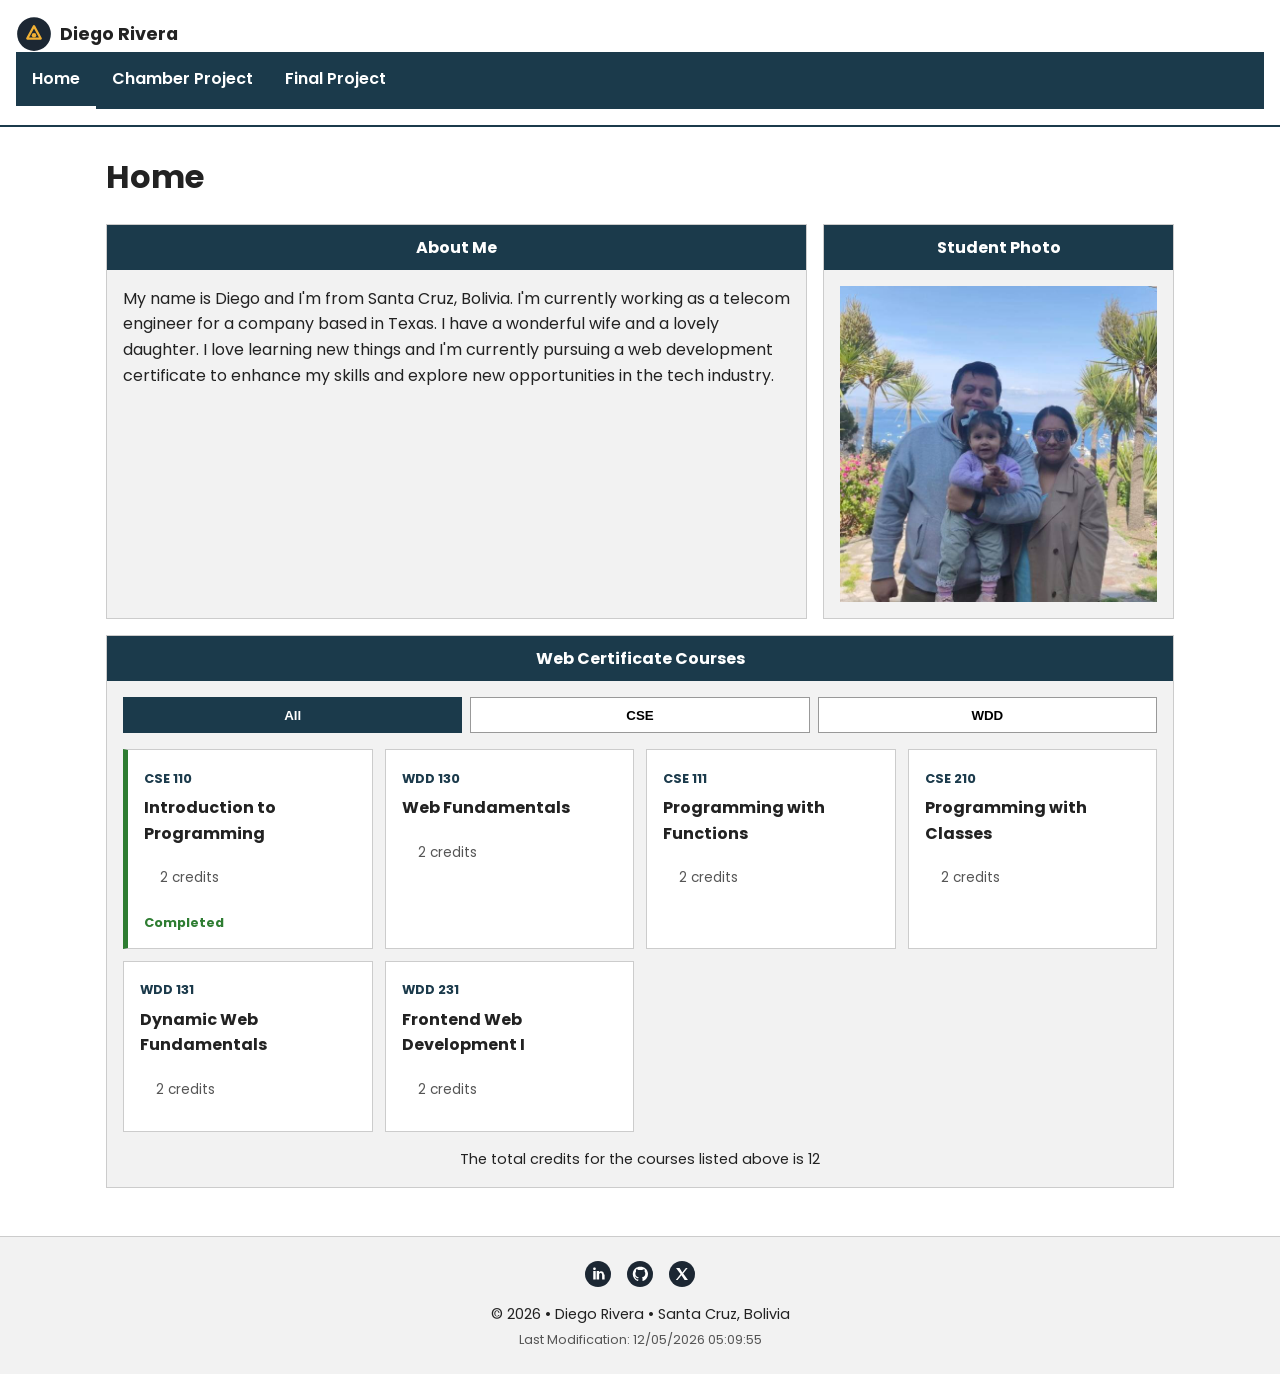
<file: index.html>
<!DOCTYPE html>
<html lang="en">
<head>
  <meta charset="UTF-8">
  <meta name="viewport" content="width=device-width, initial-scale=1.0">
  <title>Diego Rivera | Home</title>
  <meta name="description" content="Home page for Diego Rivera's web development student portfolio, featuring the Chamber of Commerce and Final course projects.">
  <meta name="author" content="Diego Rivera">
  <link rel="icon" href="images/logo.svg" type="image/svg+xml">

  <meta property="og:type" content="website">
  <meta property="og:title" content="Diego Rivera | Web Development Portfolio">
  <meta property="og:description" content="Portfolio of Diego Rivera, a web development student in Santa Cruz, Bolivia, showcasing course projects including the Santa Cruz Chamber of Commerce site.">
  <meta property="og:image" content="https://drivmont.github.io/wdd231/images/student-photo.jpg">
  <meta property="og:image:width" content="640">
  <meta property="og:image:height" content="640">
  <meta property="og:url" content="https://drivmont.github.io/wdd231/index.html">

  <link rel="preconnect" href="https://fonts.googleapis.com">
  <link rel="preconnect" href="https://fonts.gstatic.com" crossorigin>
  <link href="https://fonts.googleapis.com/css2?family=Poppins:wght@400;500;600;700&display=swap" rel="stylesheet">

  <link rel="stylesheet" href="styles/normalize.css">
  <link rel="stylesheet" href="styles/styles.css">
  <link rel="stylesheet" href="styles/large.css" media="screen and (min-width: 700px)">

  <script src="scripts/courses.js" defer></script>
  <script src="scripts/script.js" defer></script>
</head>
<body>

  <header class="site-header">
    <div class="branding">
      <img src="images/logo.svg" alt="Diego Rivera logo: a mountain peak inside a dark circle" class="logo" width="36" height="36">
      <span class="site-name">Diego Rivera</span>
    </div>
    <button class="nav-toggle" id="navToggle" aria-controls="primaryNav" aria-expanded="false">
      <span class="sr-only">Menu</span>
      <span class="hamburger-icon" aria-hidden="true"></span>
    </button>
    <nav class="primary-nav" id="primaryNav">
      <ul>
        <li><a href="index.html" aria-current="page">Home</a></li>
        <li><a href="#">Chamber Project</a></li>
        <li><a href="final/index.html">Final Project</a></li>
      </ul>
    </nav>
  </header>

  <main>
    <h1>Home</h1>

    <div class="content-grid">
      <section class="panel" aria-labelledby="about-heading">
        <h2 id="about-heading">About Me</h2>
        <p>
            My name is Diego and I'm from Santa Cruz, Bolivia. I'm currently working as a telecom engineer for a company based in Texas. I have a wonderful wife and a lovely daughter. I love learning new things and I'm currently pursuing a web development certificate to enhance my skills and explore new opportunities in the tech industry.    
        </p>
      </section>

      <section class="panel" aria-labelledby="photo-heading">
        <h2 id="photo-heading">Student Photo</h2>
        <div class="photo-frame">
          <img src="images/student-photo.jpg" alt="Diego Rivera holding his daughter, standing next to his wife on a lakeside path lined with palm trees" width="640" height="640">
        </div>
      </section>
    </div>

    <section class="panel courses-panel" aria-labelledby="courses-heading">
      <h2 id="courses-heading">Web Certificate Courses</h2>

      <div class="course-filters" role="group" aria-label="Filter courses by category">
        <button type="button" class="filter-btn is-active" data-filter="all">All</button>
        <button type="button" class="filter-btn" data-filter="cse">CSE</button>
        <button type="button" class="filter-btn" data-filter="wdd">WDD</button>
      </div>

      <ul class="course-list" id="courseList" aria-live="polite"></ul>

      <p class="credits-note" id="creditsTotal"></p>
    </section>
  </main>

  <footer class="site-footer">
    <ul class="social-links">
      <li>
        <a href="https://www.linkedin.com" aria-label="LinkedIn profile" target="_blank" rel="noopener">
          <img src="images/icon-linkedin.svg" alt="LinkedIn icon" width="24" height="24">
        </a>
      </li>
      <li>
        <a href="https://github.com" aria-label="GitHub profile" target="_blank" rel="noopener">
          <img src="images/icon-github.svg" alt="GitHub icon" width="24" height="24">
        </a>
      </li>
      <li>
        <a href="https://x.com" aria-label="X profile" target="_blank" rel="noopener">
          <img src="images/icon-x.svg" alt="X (formerly Twitter) icon" width="24" height="24">
        </a>
      </li>
    </ul>

    <p class="copyright">
      &copy; <span id="currentyear"></span> &bull; Diego Rivera &bull; Santa Cruz, Bolivia
    </p>

    <p id="lastModified"></p>
  </footer>
</body>
</html>
</file>
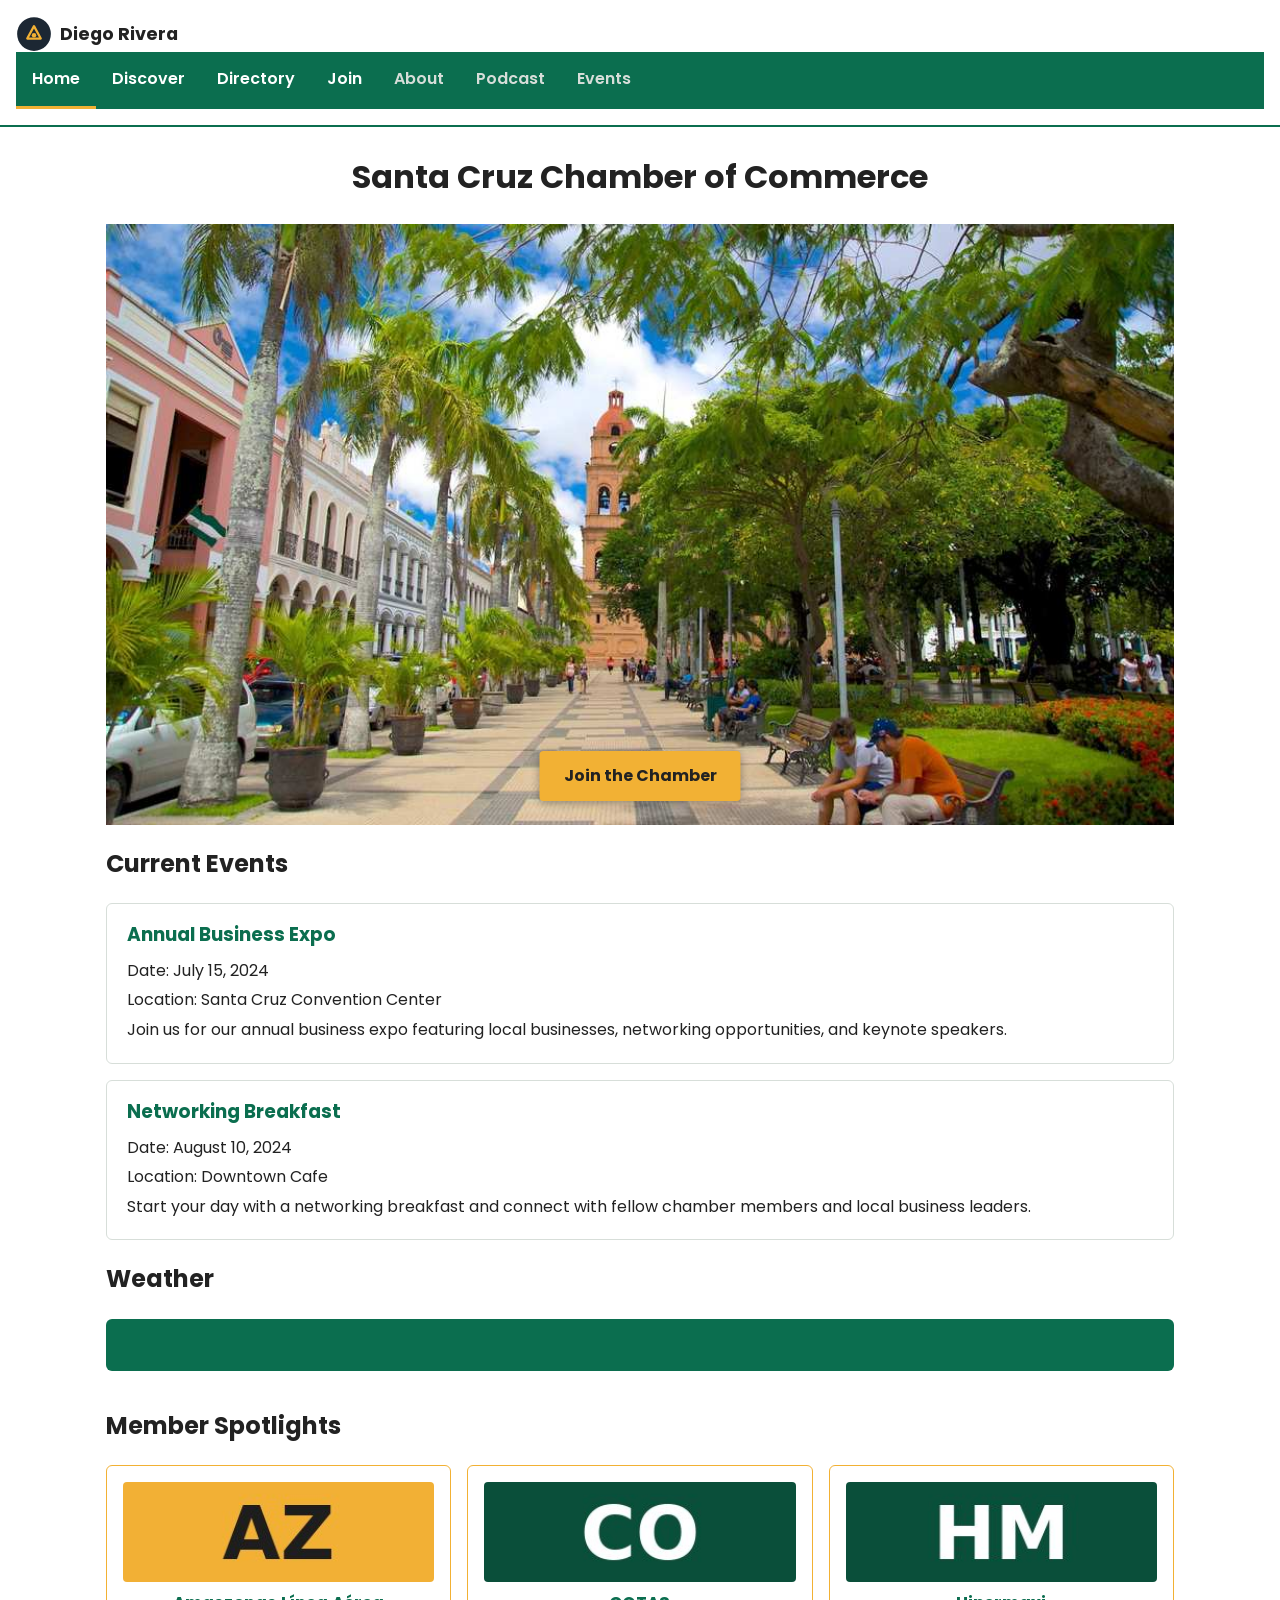
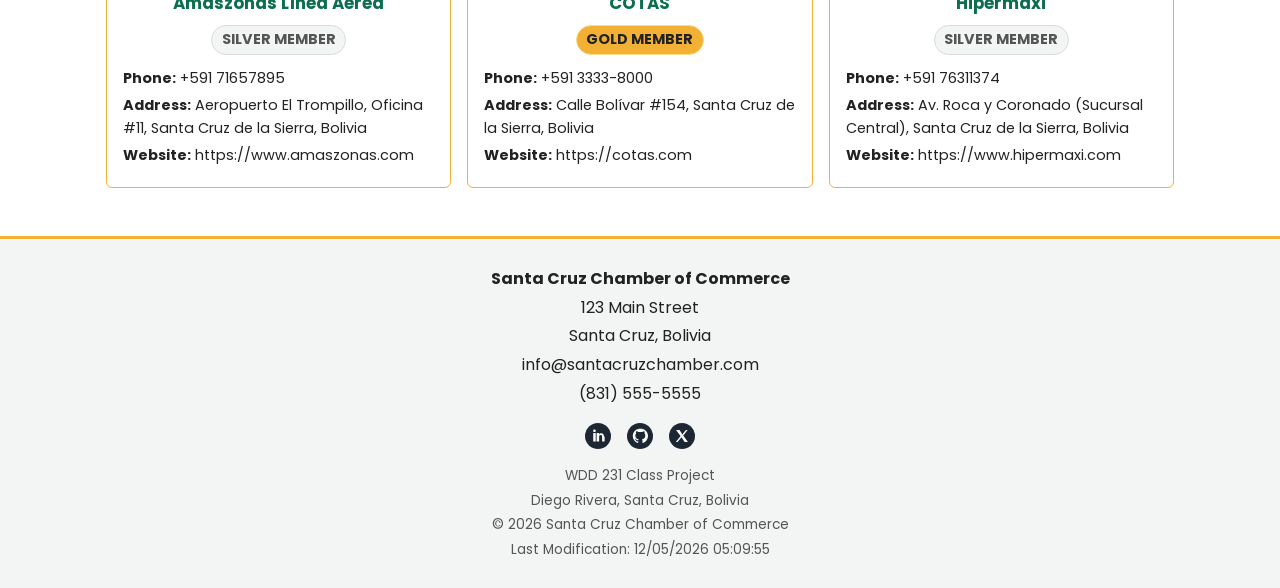
<file: chamber/index.html>
<!DOCTYPE html>
<html lang="en">
<head>
  <meta charset="UTF-8">
  <meta name="viewport" content="width=device-width, initial-scale=1.0">
  <title>Chamber of Commerce - Home</title>
  <meta name="description" content="Welcome to the Santa Cruz Chamber of Commerce! Discover local businesses and organizations in Santa Cruz, Bolivia.">
  <meta name="author" content="Diego Rivera">
  <link rel="icon" href="images/favicon.ico" type="image/x-icon">

  <meta property="og:type" content="website">
  <meta property="og:title" content="Santa Cruz Chamber of Commerce – Home Page">
  <meta property="og:description" content="Welcome to the Santa Cruz Chamber of Commerce! Discover local businesses and organizations in Santa Cruz, Bolivia.">
  <meta property="og:image" content="https://drivmont.github.io/wdd231/chamber/images/og-image.jpg">
  <meta property="og:image:width" content="1200">
  <meta property="og:image:height" content="630">
  <meta property="og:url" content="https://drivmont.github.io/wdd231/chamber/home.html">

  <link rel="preconnect" href="https://fonts.googleapis.com">
  <link rel="preconnect" href="https://fonts.gstatic.com" crossorigin>
  <link href="https://fonts.googleapis.com/css2?family=Poppins:wght@400;500;600;700&display=swap" rel="stylesheet">

  <link rel="stylesheet" href="styles/normalize.css">
  <link rel="stylesheet" href="styles/styles.css">
  <link rel="stylesheet" href="styles/large.css" media="screen and (min-width: 700px)">

  <script src="scripts/script.js" defer></script>
</head>
<body>

  <header class="site-header">
    <div class="branding">
      <img src="images/logo.svg" alt="Diego Rivera logo: a mountain peak inside a dark circle" class="logo" width="36" height="36">
      <span class="site-name">Diego Rivera</span>
    </div>
    <button class="nav-toggle" id="navToggle" aria-controls="primaryNav" aria-expanded="false">
      <span class="sr-only">Menu</span>
      <span class="hamburger-icon" aria-hidden="true"></span>
    </button>
    <nav class="primary-nav" id="primaryNav">
      <ul>
        <li><a href="index.html" aria-current="page">Home</a></li>
        <li><a href="discover.html">Discover</a></li>
        <li><a href="directory.html" >Directory</a></li>
        <li><a href="join.html">Join</a></li>
        <li class="future-link"><span>About</span></li>
        <li class="future-link"><span>Podcast</span></li>
        <li class="future-link"><span>Events</span></li>
      </ul>
    </nav>
  </header>

  <main>
    <h1>Santa Cruz Chamber of Commerce</h1>
    <section class="hero">
        <img src="images/hero-santa-cruz.jpg" alt="Santa Cruz Chamber of Commerce building" class="hero-image" width="1024" height="576">
        <a href="join.html" class="hero-cta">Join the Chamber</a>
    </section>
    <section class="events" aria-labelledby="events-heading">
        <h2 id="events-heading">Current Events</h2>
        <ul class="event-list">
            <li class="event-card">
                <h3>Annual Business Expo</h3>
                <p>Date: July 15, 2024</p>
                <p>Location: Santa Cruz Convention Center</p>
                <p>Join us for our annual business expo featuring local businesses, networking opportunities, and keynote speakers.</p>
            </li>
            <li class="event-card">
                <h3>Networking Breakfast</h3>
                <p>Date: August 10, 2024</p>
                <p>Location: Downtown Cafe</p>
                <p>Start your day with a networking breakfast and connect with fellow chamber members and local business leaders.</p>
            </li>
        </ul>
    </section>
    <section class="weather" aria-labelledby="weather-heading">
        <h2 id="weather-heading">Weather</h2>

        <div class="weather-current">
            <p class="weather-temp" id="currentTemp"></p>
            <p class="weather-desc" id="currentDesc"></p>
        </div>

        <ul class="weather-forecast" id="forecastList">
        </ul>
    </section>
    <section class="spotlights" aria-labelledby="spotlights-heading">
        <h2 id="spotlights-heading">Member Spotlights</h2>
        <ul class="spotlight-list" id="spotlightList"></ul>
    </section>
  </main>

  <footer class="site-footer">
    <div class="footer-contact">
        <p><strong>Santa Cruz Chamber of Commerce</strong></p>
        <p>123 Main Street</p>
        <p>Santa Cruz, Bolivia</p>
        <p>info@santacruzchamber.com</p>
        <p>(831) 555-5555</p>
    </div>
    <ul class="social-links">
      <li>
        <a href="https://www.linkedin.com" aria-label="LinkedIn profile" target="_blank" rel="noopener">
          <img src="images/icon-linkedin.svg" alt="LinkedIn icon" width="24" height="24">
        </a>
      </li>
      <li>
        <a href="https://github.com" aria-label="GitHub profile" target="_blank" rel="noopener">
          <img src="images/icon-github.svg" alt="GitHub icon" width="24" height="24">
        </a>
      </li>
      <li>
        <a href="https://x.com" aria-label="X profile" target="_blank" rel="noopener">
          <img src="images/icon-x.svg" alt="X (formerly Twitter) icon" width="24" height="24">
        </a>
      </li>
    </ul>

    <div class="footer-meta">
        <p>WDD 231 Class Project</p>
        <p>Diego Rivera, Santa Cruz, Bolivia</p>
        <p class="copyright">&copy; <span id="currentyear"></span> Santa Cruz Chamber of Commerce</p>
        <p id="lastModified"></p>
    </div>
  </footer>
</body>
</html>
</file>
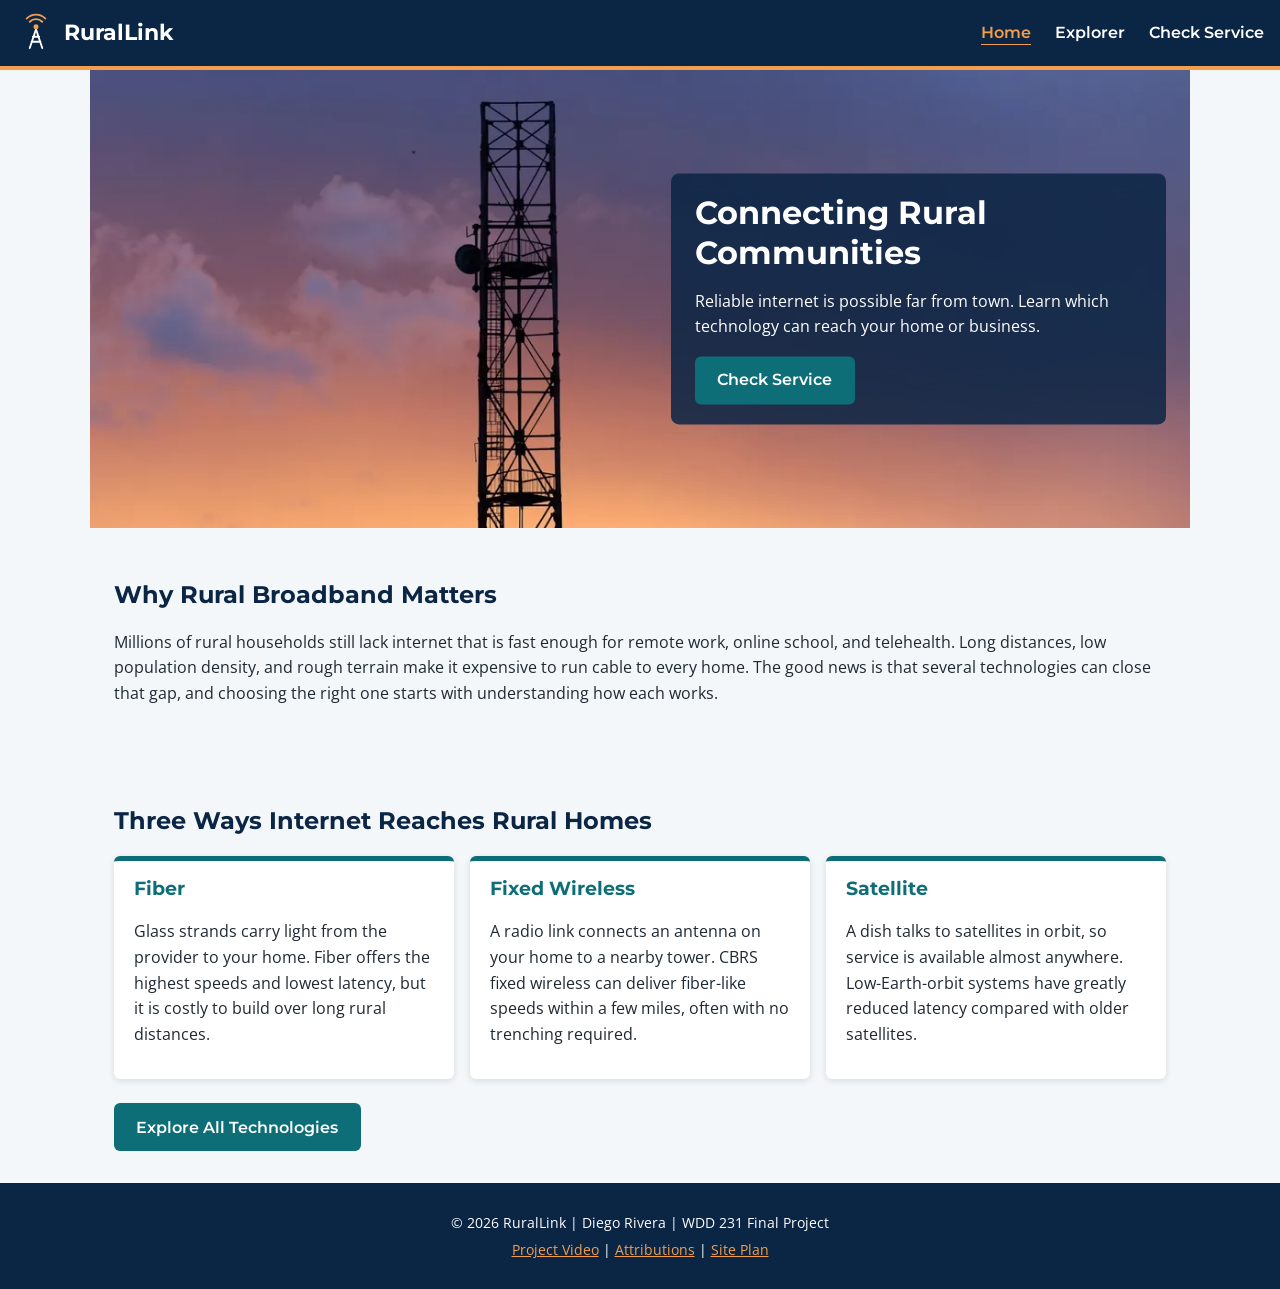
<file: final/index.html>
<!DOCTYPE html>
<html lang="en">
<head>
  <meta charset="UTF-8">
  <meta name="viewport" content="width=device-width, initial-scale=1.0">
  <title>RuralLink | Rural Broadband Guide</title>
  <meta name="description" content="RuralLink helps rural families and small businesses understand fiber, fixed wireless, satellite, and cellular internet options and find the right service.">
  <meta name="author" content="Diego Rivera">
  <link rel="icon" href="images/favicon.svg" type="image/svg+xml">

  <meta property="og:type" content="website">
  <meta property="og:title" content="RuralLink | Rural Broadband Guide">
  <meta property="og:description" content="Understand your rural internet options: fiber, fixed wireless, satellite, and cellular broadband explained.">
  <meta property="og:image" content="https://drivmont.github.io/wdd231/final/images/hero-sunset.webp">
  <meta property="og:url" content="https://drivmont.github.io/wdd231/final/index.html">

  <link rel="preconnect" href="https://fonts.googleapis.com">
  <link rel="preconnect" href="https://fonts.gstatic.com" crossorigin>
  <link href="https://fonts.googleapis.com/css2?family=Montserrat:wght@600;700&family=Open+Sans:wght@400;600&display=swap" rel="stylesheet">

  <link rel="stylesheet" href="styles/base.css">
  <link rel="stylesheet" href="styles/larger.css">

  <script type="module" src="scripts/nav.mjs"></script>
</head>
<body>
  <header class="site-header">
    <a href="index.html" class="branding">
      <img src="images/favicon.svg" alt="RuralLink logo: a tower sending signal waves" width="40" height="40">
      <span>RuralLink</span>
    </a>
    <button id="menu-button" class="menu-button" aria-controls="primary-nav" aria-expanded="false" aria-label="Toggle navigation menu">
      <span aria-hidden="true">&#9776;</span>
    </button>
    <nav id="primary-nav" class="primary-nav" aria-label="Main navigation">
      <ul>
        <li><a href="index.html" class="active" aria-current="page">Home</a></li>
        <li><a href="explorer.html">Explorer</a></li>
        <li><a href="service.html">Check Service</a></li>
      </ul>
    </nav>
  </header>

  <main>
    <section class="hero">
      <img src="images/hero-sunset.webp" alt="Lattice telecommunication tower with a microwave dish silhouetted against an orange and purple sunset sky" width="1200" height="500" fetchpriority="high">
      <div class="hero-content">
        <h1>Connecting Rural Communities</h1>
        <p>Reliable internet is possible far from town. Learn which technology can reach your home or business.</p>
        <a href="service.html" class="button">Check Service</a>
      </div>
    </section>

    <section class="intro">
      <h2>Why Rural Broadband Matters</h2>
      <p>Millions of rural households still lack internet that is fast enough for remote work, online school, and telehealth. Long distances, low population density, and rough terrain make it expensive to run cable to every home. The good news is that several technologies can close that gap, and choosing the right one starts with understanding how each works.</p>
    </section>

    <section class="highlights" aria-labelledby="highlights-title">
      <h2 id="highlights-title">Three Ways Internet Reaches Rural Homes</h2>
      <div class="card-grid">
        <article class="card">
          <h3>Fiber</h3>
          <p>Glass strands carry light from the provider to your home. Fiber offers the highest speeds and lowest latency, but it is costly to build over long rural distances.</p>
        </article>
        <article class="card">
          <h3>Fixed Wireless</h3>
          <p>A radio link connects an antenna on your home to a nearby tower. CBRS fixed wireless can deliver fiber-like speeds within a few miles, often with no trenching required.</p>
        </article>
        <article class="card">
          <h3>Satellite</h3>
          <p>A dish talks to satellites in orbit, so service is available almost anywhere. Low-Earth-orbit systems have greatly reduced latency compared with older satellites.</p>
        </article>
      </div>
      <a href="explorer.html" class="button">Explore All Technologies</a>
    </section>
  </main>

  <footer class="site-footer">
    <p>&copy; <span id="year">2026</span> RuralLink | Diego Rivera | WDD 231 Final Project</p>
    <p>
      <a href="https://youtu.be/9bXowHpt1d0">Project Video</a> |
      <a href="attributions.html">Attributions</a> |
      <a href="siteplan.html">Site Plan</a>
    </p>
  </footer>
</body>
</html>
</file>
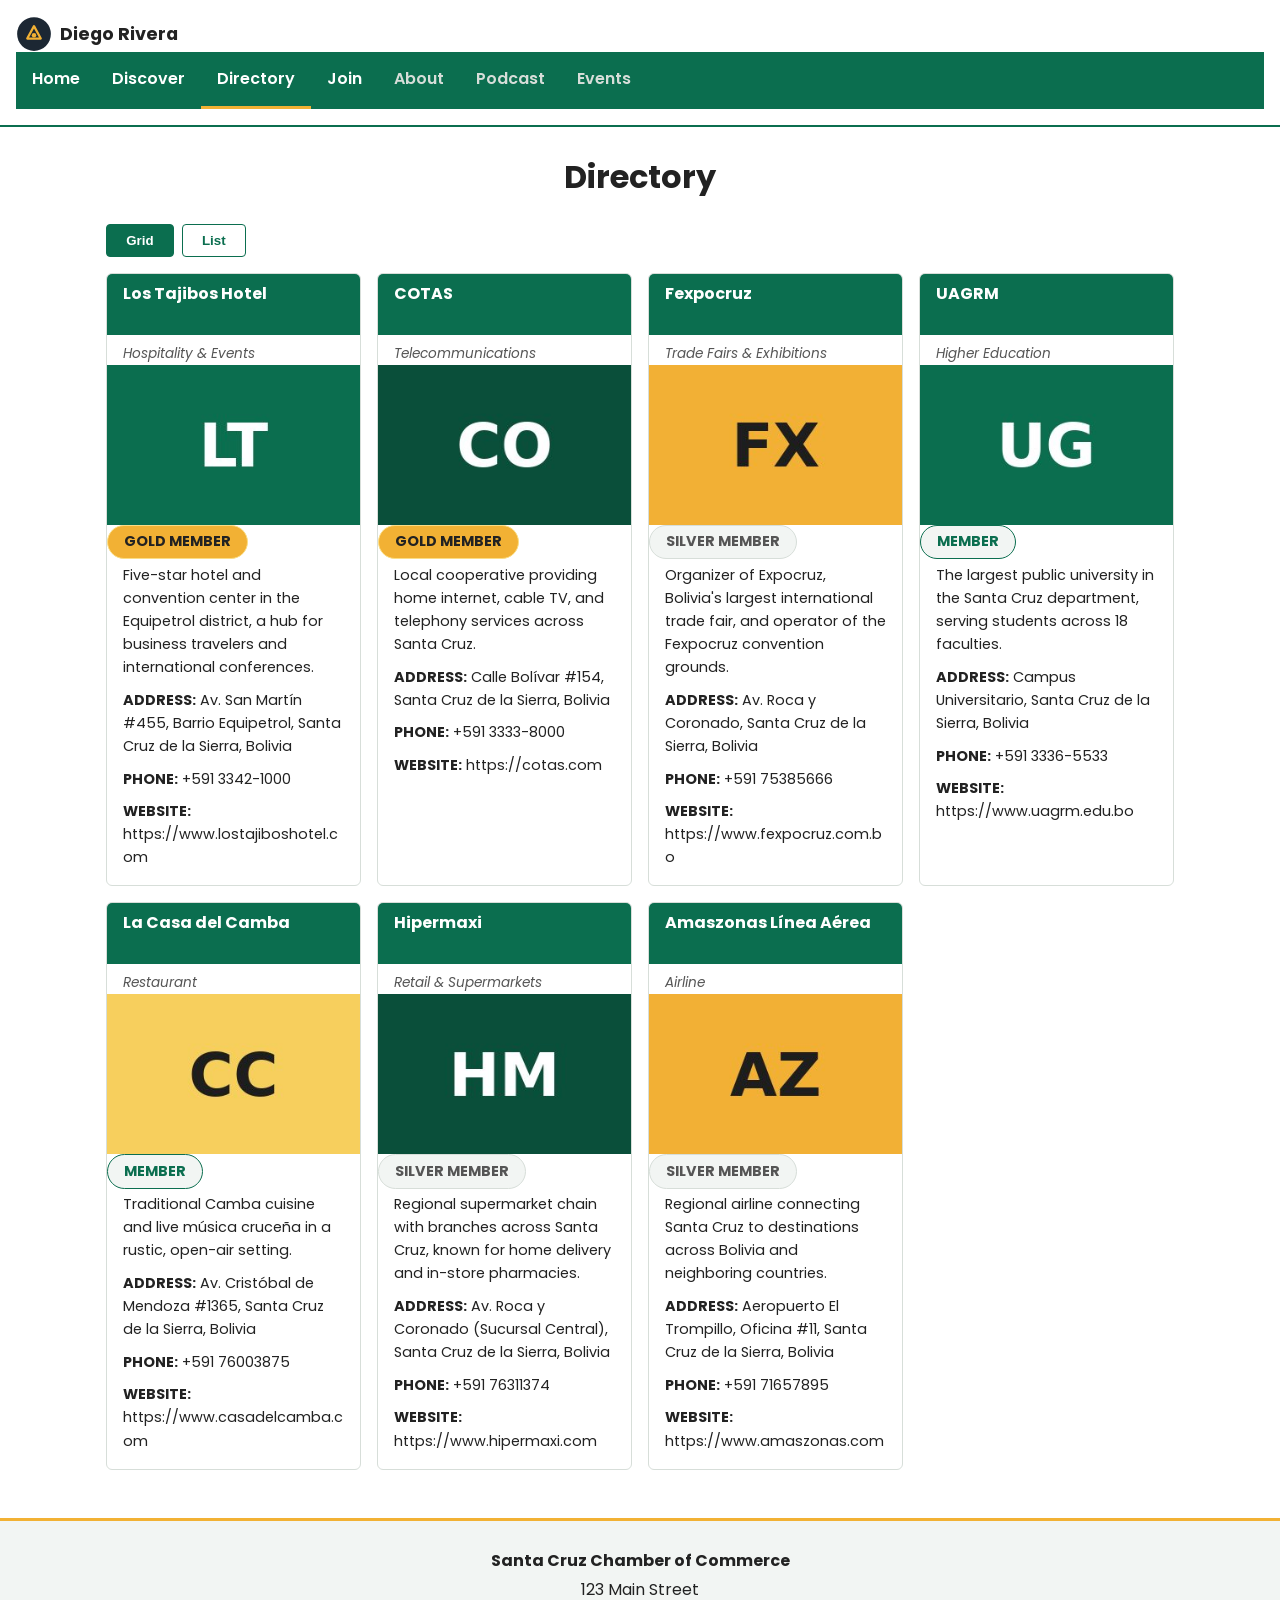
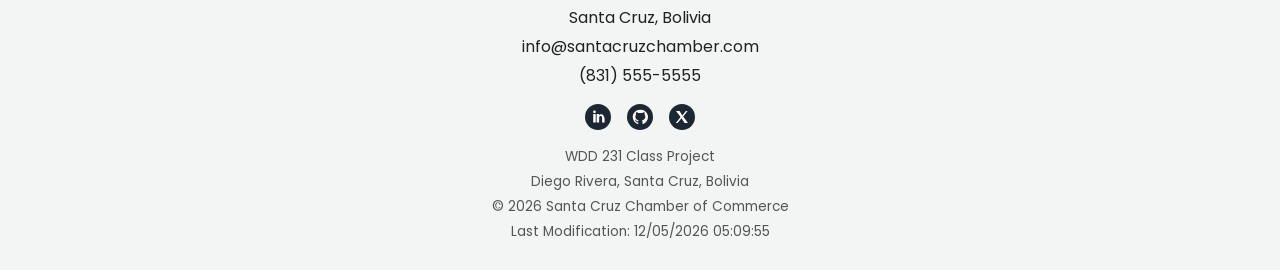
<file: chamber/directory.html>
<!DOCTYPE html>
<html lang="en">
<head>
  <meta charset="UTF-8">
  <meta name="viewport" content="width=device-width, initial-scale=1.0">
  <title>Chamber of Commerce - Directory</title>
  <meta name="description" content="Browse the member directory of the Santa Cruz Chamber of Commerce, featuring local businesses and organizations in Santa Cruz, Bolivia.">
  <meta name="author" content="Diego Rivera">
  <link rel="icon" href="images/favicon.ico" type="image/x-icon">

  <meta property="og:type" content="website">
  <meta property="og:title" content="Santa Cruz Chamber of Commerce – Member Directory">
  <meta property="og:description" content="Explore the Santa Cruz Chamber of Commerce member directory and discover local businesses, nonprofits, and organizations shaping Santa Cruz, Bolivia.">
  <meta property="og:image" content="https://drivmont.github.io/wdd231/chamber/images/og-image.jpg">
  <meta property="og:image:width" content="1200">
  <meta property="og:image:height" content="630">
  <meta property="og:url" content="https://drivmont.github.io/wdd231/chamber/directory.html">

  <link rel="preconnect" href="https://fonts.googleapis.com">
  <link rel="preconnect" href="https://fonts.gstatic.com" crossorigin>
  <link href="https://fonts.googleapis.com/css2?family=Poppins:wght@400;500;600;700&display=swap" rel="stylesheet">

  <link rel="stylesheet" href="styles/normalize.css">
  <link rel="stylesheet" href="styles/styles.css">
  <link rel="stylesheet" href="styles/large.css" media="screen and (min-width: 700px)">

  <script src="scripts/script.js" defer></script>
</head>
<body>

  <header class="site-header">
    <div class="branding">
      <img src="images/logo.svg" alt="Diego Rivera logo: a mountain peak inside a dark circle" class="logo" width="36" height="36">
      <span class="site-name">Diego Rivera</span>
    </div>
    <button class="nav-toggle" id="navToggle" aria-controls="primaryNav" aria-expanded="false">
      <span class="sr-only">Menu</span>
      <span class="hamburger-icon" aria-hidden="true"></span>
    </button>
    <nav class="primary-nav" id="primaryNav">
      <ul>
        <li><a href="index.html">Home</a></li>
        <li><a href="discover.html">Discover</a></li>
        <li><a href="directory.html" aria-current="page">Directory</a></li>
        <li><a href="join.html">Join</a></li>
        <li class="future-link"><span>About</span></li>
        <li class="future-link"><span>Podcast</span></li>
        <li class="future-link"><span>Events</span></li>
      </ul>
    </nav>
  </header>

  <main>
    <h1>Directory</h1>

    <div class="view-toggle">
        <button id="gridBtn" class="is-active">Grid</button>
        <button id="listBtn">List</button>
    </div>
    <ul id="directoryList" class="member-list grid-view"></ul>

  </main>

  <footer class="site-footer">
    <div class="footer-contact">
        <p><strong>Santa Cruz Chamber of Commerce</strong></p>
        <p>123 Main Street</p>
        <p>Santa Cruz, Bolivia</p>
        <p>info@santacruzchamber.com</p>
        <p>(831) 555-5555</p>
    </div>
    <ul class="social-links">
      <li>
        <a href="https://www.linkedin.com" aria-label="LinkedIn profile" target="_blank" rel="noopener">
          <img src="images/icon-linkedin.svg" alt="LinkedIn icon" width="24" height="24">
        </a>
      </li>
      <li>
        <a href="https://github.com" aria-label="GitHub profile" target="_blank" rel="noopener">
          <img src="images/icon-github.svg" alt="GitHub icon" width="24" height="24">
        </a>
      </li>
      <li>
        <a href="https://x.com" aria-label="X profile" target="_blank" rel="noopener">
          <img src="images/icon-x.svg" alt="X (formerly Twitter) icon" width="24" height="24">
        </a>
      </li>
    </ul>

    <div class="footer-meta">
        <p>WDD 231 Class Project</p>
        <p>Diego Rivera, Santa Cruz, Bolivia</p>
        <p class="copyright">&copy; <span id="currentyear"></span> Santa Cruz Chamber of Commerce</p>
        <p id="lastModified"></p>
    </div>
  </footer>
</body>
</html>
</file>
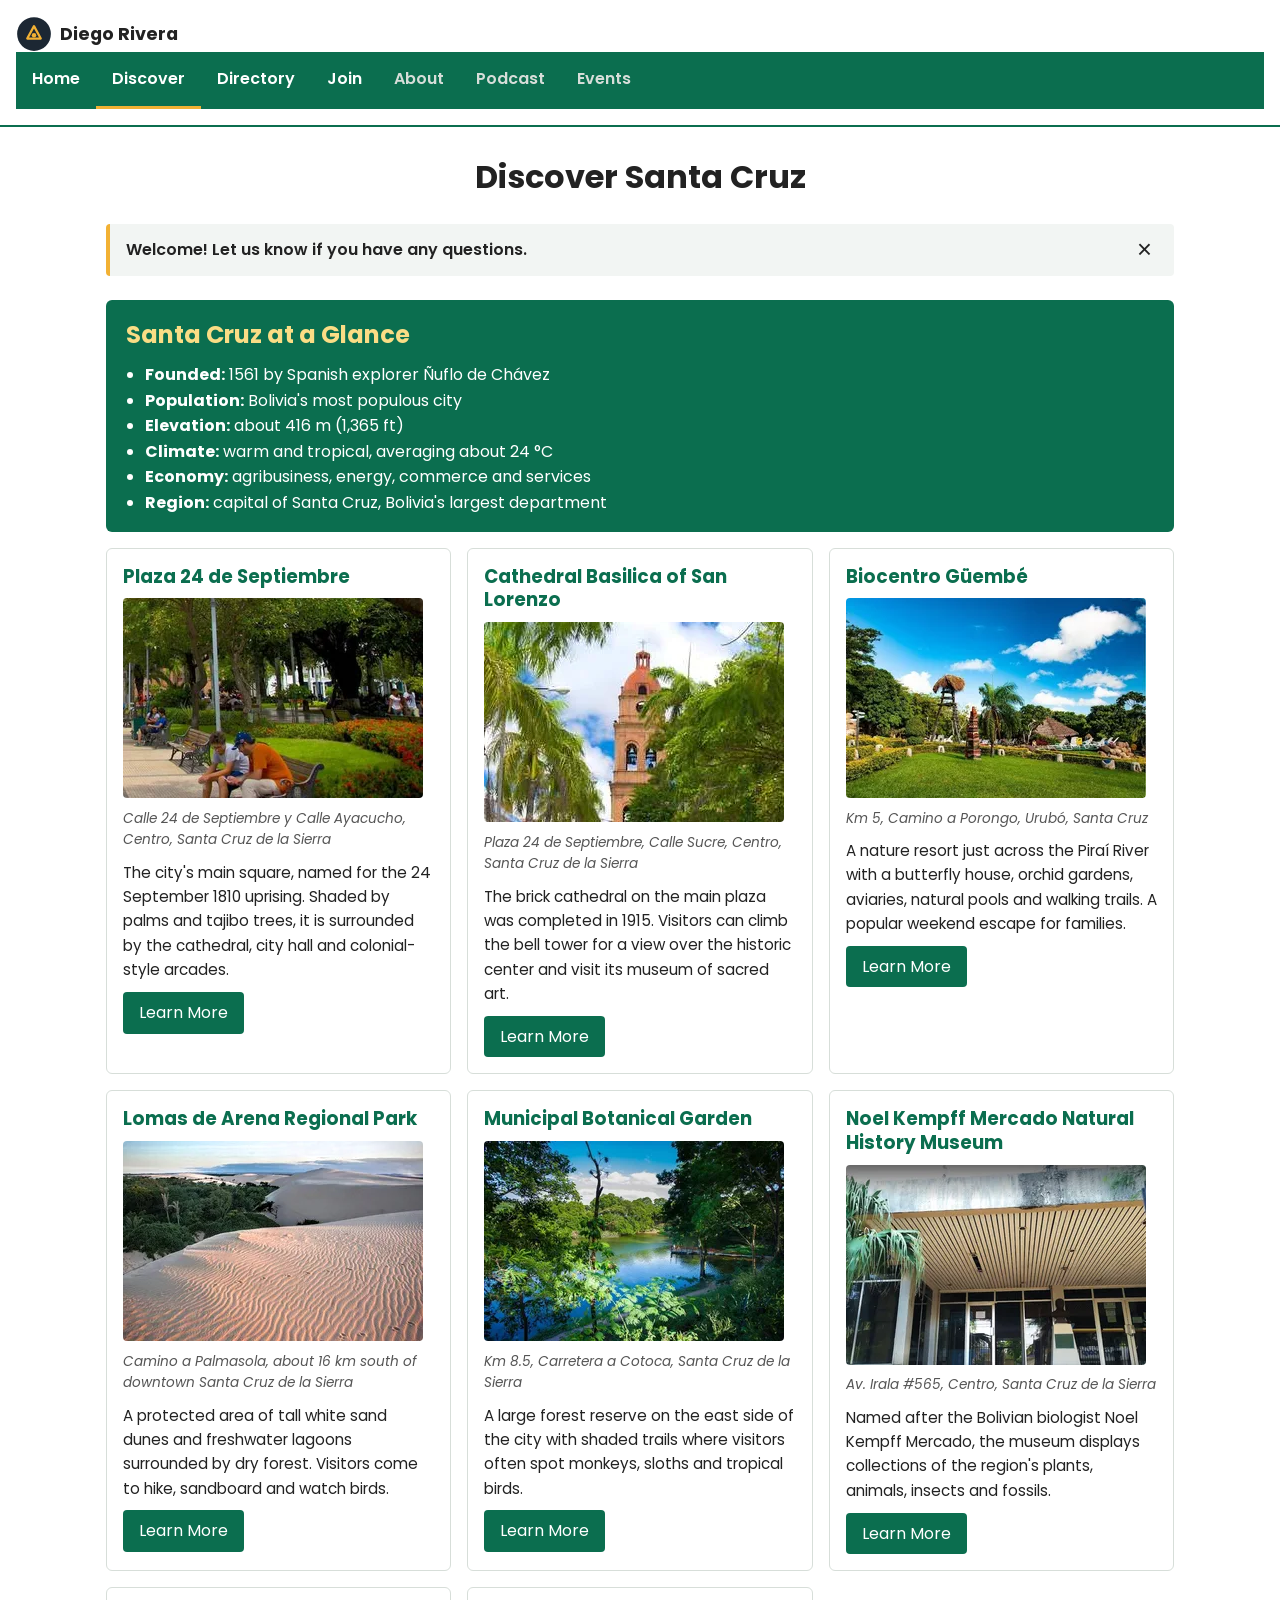
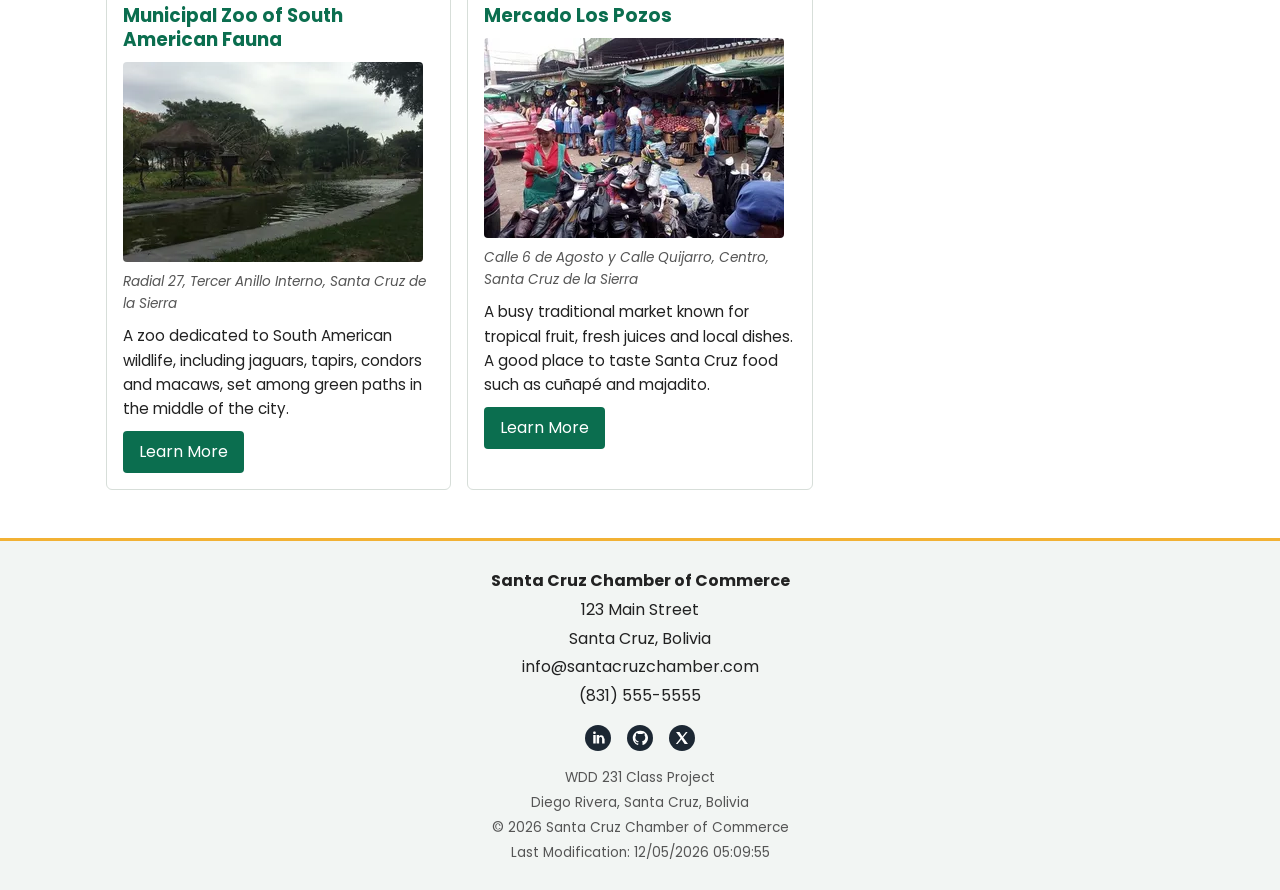
<file: chamber/discover.html>
<!DOCTYPE html>
<html lang="en">
<head>
  <meta charset="UTF-8">
  <meta name="viewport" content="width=device-width, initial-scale=1.0">
  <title>Chamber of Commerce - Discover</title>
  <meta name="description" content="Discover Santa Cruz de la Sierra, Bolivia: eight places to visit, plus facts about the city for prospective chamber members and visitors.">
  <meta name="author" content="Diego Rivera">
  <link rel="icon" href="images/favicon.ico" type="image/x-icon">

  <meta property="og:type" content="website">
  <meta property="og:title" content="Santa Cruz Chamber of Commerce – Discover Santa Cruz">
  <meta property="og:description" content="Explore the plazas, parks, museums and markets that make Santa Cruz de la Sierra, Bolivia, a great place to live, work and visit.">
  <meta property="og:image" content="https://drivmont.github.io/wdd231/chamber/images/og-image.jpg">
  <meta property="og:image:width" content="1200">
  <meta property="og:image:height" content="630">
  <meta property="og:url" content="https://drivmont.github.io/wdd231/chamber/discover.html">

  <link rel="preconnect" href="https://fonts.googleapis.com">
  <link rel="preconnect" href="https://fonts.gstatic.com" crossorigin>
  <link href="https://fonts.googleapis.com/css2?family=Poppins:wght@400;500;600;700&display=swap" rel="stylesheet">

  <link rel="stylesheet" href="styles/normalize.css">
  <link rel="stylesheet" href="styles/styles.css">
  <link rel="stylesheet" href="styles/large.css" media="screen and (min-width: 700px)">

  <script src="scripts/script.js" defer></script>
  <script type="module" src="scripts/discover.mjs"></script>
</head>
<body>

  <header class="site-header">
    <div class="branding">
      <img src="images/logo.svg" alt="Diego Rivera logo: a mountain peak inside a dark circle" class="logo" width="36" height="36">
      <span class="site-name">Diego Rivera</span>
    </div>
    <button class="nav-toggle" id="navToggle" aria-controls="primaryNav" aria-expanded="false">
      <span class="sr-only">Menu</span>
      <span class="hamburger-icon" aria-hidden="true"></span>
    </button>
    <nav class="primary-nav" id="primaryNav">
      <ul>
        <li><a href="index.html">Home</a></li>
        <li><a href="discover.html" aria-current="page">Discover</a></li>
        <li><a href="directory.html">Directory</a></li>
        <li><a href="join.html">Join</a></li>
        <li class="future-link"><span>About</span></li>
        <li class="future-link"><span>Podcast</span></li>
        <li class="future-link"><span>Events</span></li>
      </ul>
    </nav>
  </header>

  <main>
    <h1>Discover Santa Cruz</h1>

    <aside class="visit-message" id="visitMessage" aria-live="polite">
      <p id="visitText"></p>
      <button type="button" id="closeVisit" aria-label="Close message">&times;</button>
    </aside>

    <div class="discover-gallery" id="discoverGallery">
      <section class="discover-glance" aria-labelledby="glance-heading">
        <h2 id="glance-heading">Santa Cruz at a Glance</h2>
        <ul>
          <li><strong>Founded:</strong> 1561 by Spanish explorer Ñuflo de Chávez</li>
          <li><strong>Population:</strong> Bolivia's most populous city</li>
          <li><strong>Elevation:</strong> about 416 m (1,365 ft)</li>
          <li><strong>Climate:</strong> warm and tropical, averaging about 24 °C</li>
          <li><strong>Economy:</strong> agribusiness, energy, commerce and services</li>
          <li><strong>Region:</strong> capital of Santa Cruz, Bolivia's largest department</li>
        </ul>
      </section>
    </div>
  </main>

  <footer class="site-footer">
    <div class="footer-contact">
        <p><strong>Santa Cruz Chamber of Commerce</strong></p>
        <p>123 Main Street</p>
        <p>Santa Cruz, Bolivia</p>
        <p>info@santacruzchamber.com</p>
        <p>(831) 555-5555</p>
    </div>
    <ul class="social-links">
      <li>
        <a href="https://www.linkedin.com" aria-label="LinkedIn profile" target="_blank" rel="noopener">
          <img src="images/icon-linkedin.svg" alt="LinkedIn icon" width="24" height="24">
        </a>
      </li>
      <li>
        <a href="https://github.com" aria-label="GitHub profile" target="_blank" rel="noopener">
          <img src="images/icon-github.svg" alt="GitHub icon" width="24" height="24">
        </a>
      </li>
      <li>
        <a href="https://x.com" aria-label="X profile" target="_blank" rel="noopener">
          <img src="images/icon-x.svg" alt="X (formerly Twitter) icon" width="24" height="24">
        </a>
      </li>
    </ul>

    <div class="footer-meta">
        <p>WDD 231 Class Project</p>
        <p>Diego Rivera, Santa Cruz, Bolivia</p>
        <p class="copyright">&copy; <span id="currentyear"></span> Santa Cruz Chamber of Commerce</p>
        <p id="lastModified"></p>
    </div>
  </footer>
</body>
</html>
</file>
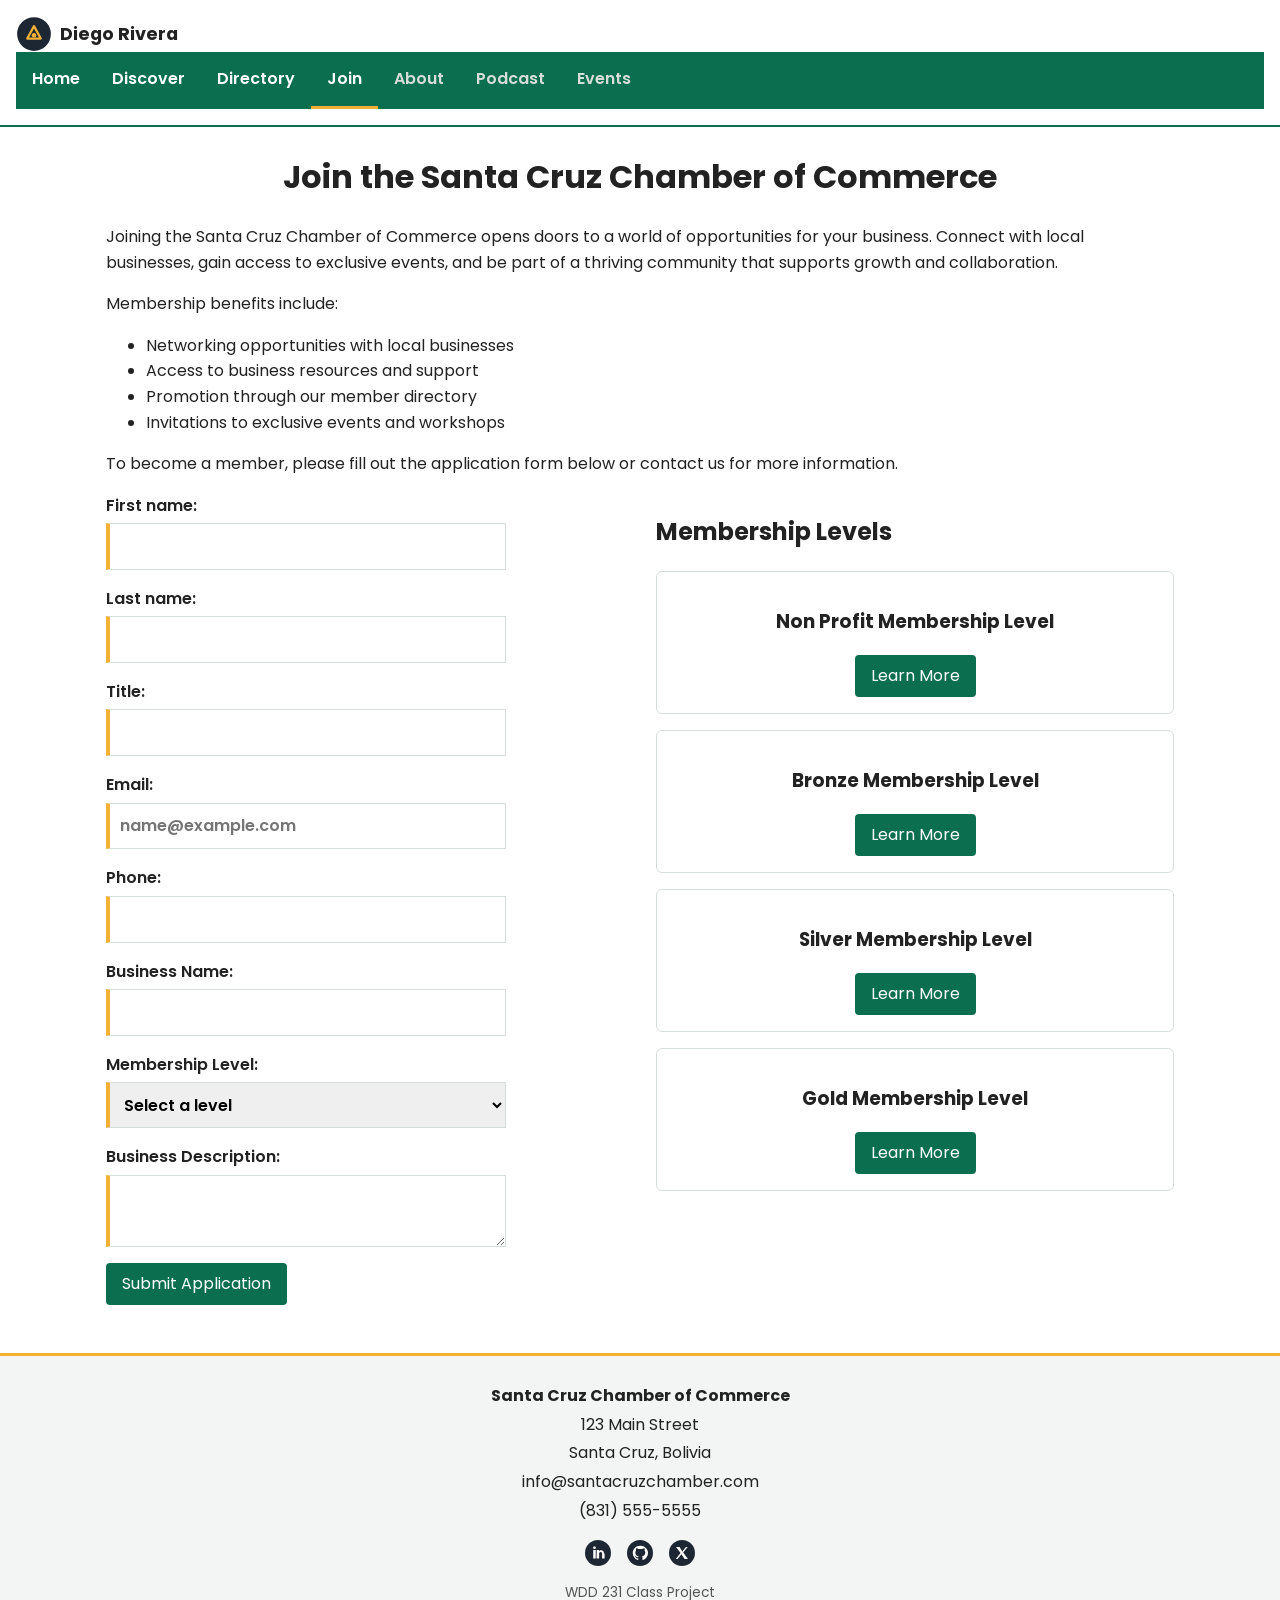
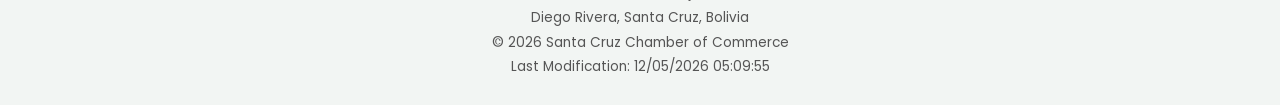
<file: chamber/join.html>
<!DOCTYPE html>
<html lang="en">
<head>
  <meta charset="UTF-8">
  <meta name="viewport" content="width=device-width, initial-scale=1.0">
  <title>Join Santa Cruz Chamber of Commerce</title>
  <meta name="description" content="Join the Santa Cruz Chamber of Commerce! Discover new opportunities for your business in Santa Cruz, Bolivia.">
  <meta name="author" content="Diego Rivera">
  <link rel="icon" href="images/favicon.ico" type="image/x-icon">

  <meta property="og:type" content="website">
  <meta property="og:title" content="Santa Cruz Chamber of Commerce – Join Page">
  <meta property="og:description" content="Join the Santa Cruz Chamber of Commerce! Discover new opportunities for your business and connect with local businesses in Santa Cruz, Bolivia.">
  <meta property="og:image" content="https://drivmont.github.io/wdd231/chamber/images/og-image.jpg">
  <meta property="og:image:width" content="1200">
  <meta property="og:image:height" content="630">
  <meta property="og:url" content="https://drivmont.github.io/wdd231/chamber/join.html">

  <link rel="preconnect" href="https://fonts.googleapis.com">
  <link rel="preconnect" href="https://fonts.gstatic.com" crossorigin>
  <link href="https://fonts.googleapis.com/css2?family=Poppins:wght@400;500;600;700&display=swap" rel="stylesheet">

  <link rel="stylesheet" href="styles/normalize.css">
  <link rel="stylesheet" href="styles/styles.css">
  <link rel="stylesheet" href="styles/large.css" media="screen and (min-width: 700px)">

  <script src="scripts/script.js" defer></script>
</head>
<body>

  <header class="site-header">
    <div class="branding">
      <img src="images/logo.svg" alt="Diego Rivera logo: a mountain peak inside a dark circle" class="logo" width="36" height="36">
      <span class="site-name">Diego Rivera</span>
    </div>
    <button class="nav-toggle" id="navToggle" aria-controls="primaryNav" aria-expanded="false">
      <span class="sr-only">Menu</span>
      <span class="hamburger-icon" aria-hidden="true"></span>
    </button>
    <nav class="primary-nav" id="primaryNav">
      <ul>
        <li><a href="index.html">Home</a></li>
        <li><a href="discover.html">Discover</a></li>
        <li><a href="directory.html" >Directory</a></li>
        <li><a href="join.html" aria-current="page">Join</a></li>
        <li class="future-link"><span>About</span></li>
        <li class="future-link"><span>Podcast</span></li>
        <li class="future-link"><span>Events</span></li>
      </ul>
    </nav>
  </header>

  <main>
    <h1>Join the Santa Cruz Chamber of Commerce</h1>
    <section class="join-info">
        <p>Joining the Santa Cruz Chamber of Commerce opens doors to a world of opportunities for your business. Connect with local businesses, gain access to exclusive events, and be part of a thriving community that supports growth and collaboration.</p>
        <p>Membership benefits include:</p>
        <ul>
            <li>Networking opportunities with local businesses</li>
            <li>Access to business resources and support</li>
            <li>Promotion through our member directory</li>
            <li>Invitations to exclusive events and workshops</li>
        </ul>
        <p>To become a member, please fill out the application form below or contact us for more information.</p>
    </section>
    <div class="join-layout">
        <section class="form-area">
            <form class="join-form" action="thankyou.html" method="get">
                <label for="firstName">First name:
                    <input type="text" id="firstName" name="firstName" required title="Enter your first name" autocomplete="given-name">
                </label>

                <label for="lastName">Last name:
                    <input type="text" id="lastName" name="lastName" required title="Enter your last name" autocomplete="family-name">
                </label>

                <label for="title">Title:
                    <input type="text" id="title" name="title" title="Your title within your organization: letters, hyphens, and spaces only, at least 7 characters" autocomplete="organization-title" pattern="[A-Za-z\- ]{7,}">
                </label>

                <label for="email">Email:
                    <input type="email" id="email" name="email" required title="Enter a valid email address" autocomplete="email" placeholder="name@example.com">
                </label>

                <label for="phone">Phone:
                    <input type="tel" id="phone" name="phone" required title="Enter your mobile phone number" autocomplete="tel">
                </label>

                <label for="business">Business Name:
                    <input type="text" id="business" name="business" required title="Enter your business or organization name" autocomplete="organization">
                </label>

                <label for="membership">Membership Level:
                    <select id="membership" name="membership" required title="Select a membership level">
                        <option value="">Select a level</option>
                        <option value="np">Non-Profit</option>
                        <option value="bronze">Bronze</option>
                        <option value="silver">Silver</option>
                        <option value="gold">Gold</option>
                    </select>
                </label>

                <label for="description">Business Description:
                    <textarea id="description" name="description" title="Describe your business or organization"></textarea>
                </label>
                <input type="hidden" name="timestamp" id="timestamp">
                <input type="submit" value="Submit Application">
            </form>
        </section>

        <section class="membership-cards">
            <h2>Membership Levels</h2>
            <div class="card">
                <h3>Non Profit Membership Level</h3>
                <button type="button" class="learn-more" data-modal="np-modal">Learn More</button>
            </div>
            <div class="card">
                <h3>Bronze Membership Level</h3>
                <button type="button" class="learn-more" data-modal="bronze-modal">Learn More</button>
            </div>
            <div class="card">
                <h3>Silver Membership Level</h3>
                <button type="button" class="learn-more" data-modal="silver-modal">Learn More</button>
            </div>
            <div class="card">
                <h3>Gold Membership Level</h3>
                <button type="button" class="learn-more" data-modal="gold-modal">Learn More</button>
            </div>
        </section>
    </div>

    <dialog id="np-modal" class="membership-modal">
        <div class="modal-header">
            <h3>Non Profit Membership</h3>
            <button type="button" class="close-modal" aria-label="Close">X</button>
        </div>
        <p><strong>Benefits include:</strong></p>
        <ul>
            <li>Listing in the member directory</li>
            <li>Invitations to monthly networking events</li>
        </ul>
        <p><strong>Cost:</strong> Free</p>
    </dialog>

    <dialog id="bronze-modal" class="membership-modal">
        <div class="modal-header">
            <h3>Bronze Membership</h3>
            <button type="button" class="close-modal" aria-label="Close">X</button>
        </div>
        <p><strong>Benefits include:</strong></p>
        <ul>
            <li>Listing in the member directory</li>
            <li>Invitations to monthly networking events</li>
            <li>Access to training workshops</li>
            <li>10% discount on chamber events</li>
        </ul>
        <p><strong>Cost:</strong> $10 per month</p>
    </dialog>

    <dialog id="silver-modal" class="membership-modal">
        <div class="modal-header">
            <h3>Silver Membership</h3>
            <button type="button" class="close-modal" aria-label="Close">X</button>
        </div>
        <p><strong>Benefits include:</strong></p>
        <ul>
            <li>Listing in the member directory</li>
            <li>Invitations to monthly networking events</li>
            <li>Access to training workshops</li>
            <li>Advertising in the chamber newsletter</li>
            <li>20% discount on chamber events</li>
        </ul>
        <p><strong>Cost:</strong> $20 per month</p>
    </dialog>

    <dialog id="gold-modal" class="membership-modal">
        <div class="modal-header">
            <h3>Gold Membership</h3>
            <button type="button" class="close-modal" aria-label="Close">X</button>
        </div>
        <p><strong>Benefits include:</strong></p>
        <ul>
            <li>Listing in the member directory</li>
            <li>Invitations to monthly networking events</li>
            <li>Access to training workshops</li>
            <li>Advertising in the chamber newsletter</li>
            <li>Spotlight position on the home page</li>
            <li>VIP seating and 30% discount on chamber events</li>
        </ul>
        <p><strong>Cost:</strong> $30 per month</p>
    </dialog>
  </main>

  <footer class="site-footer">
    <div class="footer-contact">
        <p><strong>Santa Cruz Chamber of Commerce</strong></p>
        <p>123 Main Street</p>
        <p>Santa Cruz, Bolivia</p>
        <p>info@santacruzchamber.com</p>
        <p>(831) 555-5555</p>
    </div>
    <ul class="social-links">
      <li>
        <a href="https://www.linkedin.com" aria-label="LinkedIn profile" target="_blank" rel="noopener">
          <img src="images/icon-linkedin.svg" alt="LinkedIn icon" width="24" height="24">
        </a>
      </li>
      <li>
        <a href="https://github.com" aria-label="GitHub profile" target="_blank" rel="noopener">
          <img src="images/icon-github.svg" alt="GitHub icon" width="24" height="24">
        </a>
      </li>
      <li>
        <a href="https://x.com" aria-label="X profile" target="_blank" rel="noopener">
          <img src="images/icon-x.svg" alt="X (formerly Twitter) icon" width="24" height="24">
        </a>
      </li>
    </ul>

    <div class="footer-meta">
        <p>WDD 231 Class Project</p>
        <p>Diego Rivera, Santa Cruz, Bolivia</p>
        <p class="copyright">&copy; <span id="currentyear"></span> Santa Cruz Chamber of Commerce</p>
        <p id="lastModified"></p>
    </div>
  </footer>
</body>
</html>
</file>
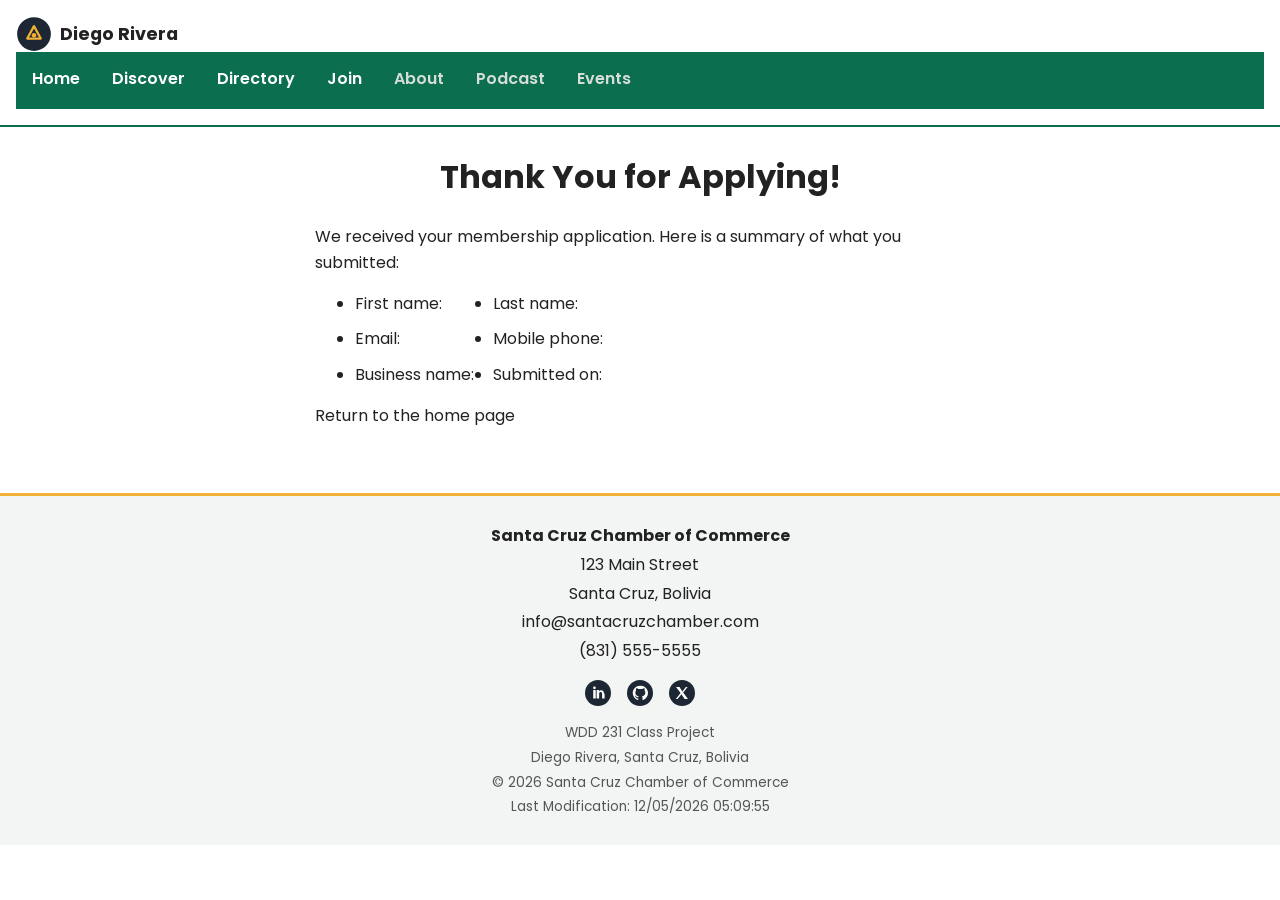
<file: chamber/thankyou.html>
<!DOCTYPE html>
<html lang="en">
<head>
  <meta charset="UTF-8">
  <meta name="viewport" content="width=device-width, initial-scale=1.0">
  <title>Chamber of Commerce - Thank You</title>
  <meta name="description" content="Join the Santa Cruz Chamber of Commerce! Discover new opportunities for your business and connect with local businesses and organizations in Santa Cruz, Bolivia.">
  <meta name="author" content="Diego Rivera">
  <link rel="icon" href="images/favicon.ico" type="image/x-icon">

  <meta property="og:type" content="website">
  <meta property="og:title" content="Santa Cruz Chamber of Commerce – Thank You">
  <meta property="og:description" content="Join the Santa Cruz Chamber of Commerce! Discover new opportunities for your business and connect with local businesses in Santa Cruz, Bolivia.">
  <meta property="og:image" content="https://drivmont.github.io/wdd231/chamber/images/og-image.jpg">
  <meta property="og:image:width" content="1200">
  <meta property="og:image:height" content="630">
  <meta property="og:url" content="https://drivmont.github.io/wdd231/chamber/thankyou.html">

  <link rel="preconnect" href="https://fonts.googleapis.com">
  <link rel="preconnect" href="https://fonts.gstatic.com" crossorigin>
  <link href="https://fonts.googleapis.com/css2?family=Poppins:wght@400;500;600;700&display=swap" rel="stylesheet">

  <link rel="stylesheet" href="styles/normalize.css">
  <link rel="stylesheet" href="styles/styles.css">
  <link rel="stylesheet" href="styles/large.css" media="screen and (min-width: 700px)">

  <script src="scripts/script.js" defer></script>
</head>
<body>

  <header class="site-header">
    <div class="branding">
      <img src="images/logo.svg" alt="Diego Rivera logo: a mountain peak inside a dark circle" class="logo" width="36" height="36">
      <span class="site-name">Diego Rivera</span>
    </div>
    <button class="nav-toggle" id="navToggle" aria-controls="primaryNav" aria-expanded="false">
      <span class="sr-only">Menu</span>
      <span class="hamburger-icon" aria-hidden="true"></span>
    </button>
    <nav class="primary-nav" id="primaryNav">
      <ul>
        <li><a href="index.html">Home</a></li>
        <li><a href="discover.html">Discover</a></li>
        <li><a href="directory.html" >Directory</a></li>
        <li><a href="join.html">Join</a></li>
        <li class="future-link"><span>About</span></li>
        <li class="future-link"><span>Podcast</span></li>
        <li class="future-link"><span>Events</span></li>
      </ul>
    </nav>
  </header>

  <main>
    <h1>Thank You for Applying!</h1>
    <section class="thankyou-info">
        <p>We received your membership application. Here is a summary of what you submitted:</p>
        <ul id="results">
            <li>First name: <span data-field="firstName"></span></li>
            <li>Last name: <span data-field="lastName"></span></li>
            <li>Email: <span data-field="email"></span></li>
            <li>Mobile phone: <span data-field="phone"></span></li>
            <li>Business name: <span data-field="business"></span></li>
            <li>Submitted on: <span data-field="timestamp"></span></li>
        </ul>
        <p><a href="index.html">Return to the home page</a></p>
    </section>
  </main>

  <footer class="site-footer">
    <div class="footer-contact">
        <p><strong>Santa Cruz Chamber of Commerce</strong></p>
        <p>123 Main Street</p>
        <p>Santa Cruz, Bolivia</p>
        <p>info@santacruzchamber.com</p>
        <p>(831) 555-5555</p>
    </div>
    <ul class="social-links">
      <li>
        <a href="https://www.linkedin.com" aria-label="LinkedIn profile" target="_blank" rel="noopener">
          <img src="images/icon-linkedin.svg" alt="LinkedIn icon" width="24" height="24">
        </a>
      </li>
      <li>
        <a href="https://github.com" aria-label="GitHub profile" target="_blank" rel="noopener">
          <img src="images/icon-github.svg" alt="GitHub icon" width="24" height="24">
        </a>
      </li>
      <li>
        <a href="https://x.com" aria-label="X profile" target="_blank" rel="noopener">
          <img src="images/icon-x.svg" alt="X (formerly Twitter) icon" width="24" height="24">
        </a>
      </li>
    </ul>

    <div class="footer-meta">
        <p>WDD 231 Class Project</p>
        <p>Diego Rivera, Santa Cruz, Bolivia</p>
        <p class="copyright">&copy; <span id="currentyear"></span> Santa Cruz Chamber of Commerce</p>
        <p id="lastModified"></p>
    </div>
  </footer>
</body>
</html>
</file>
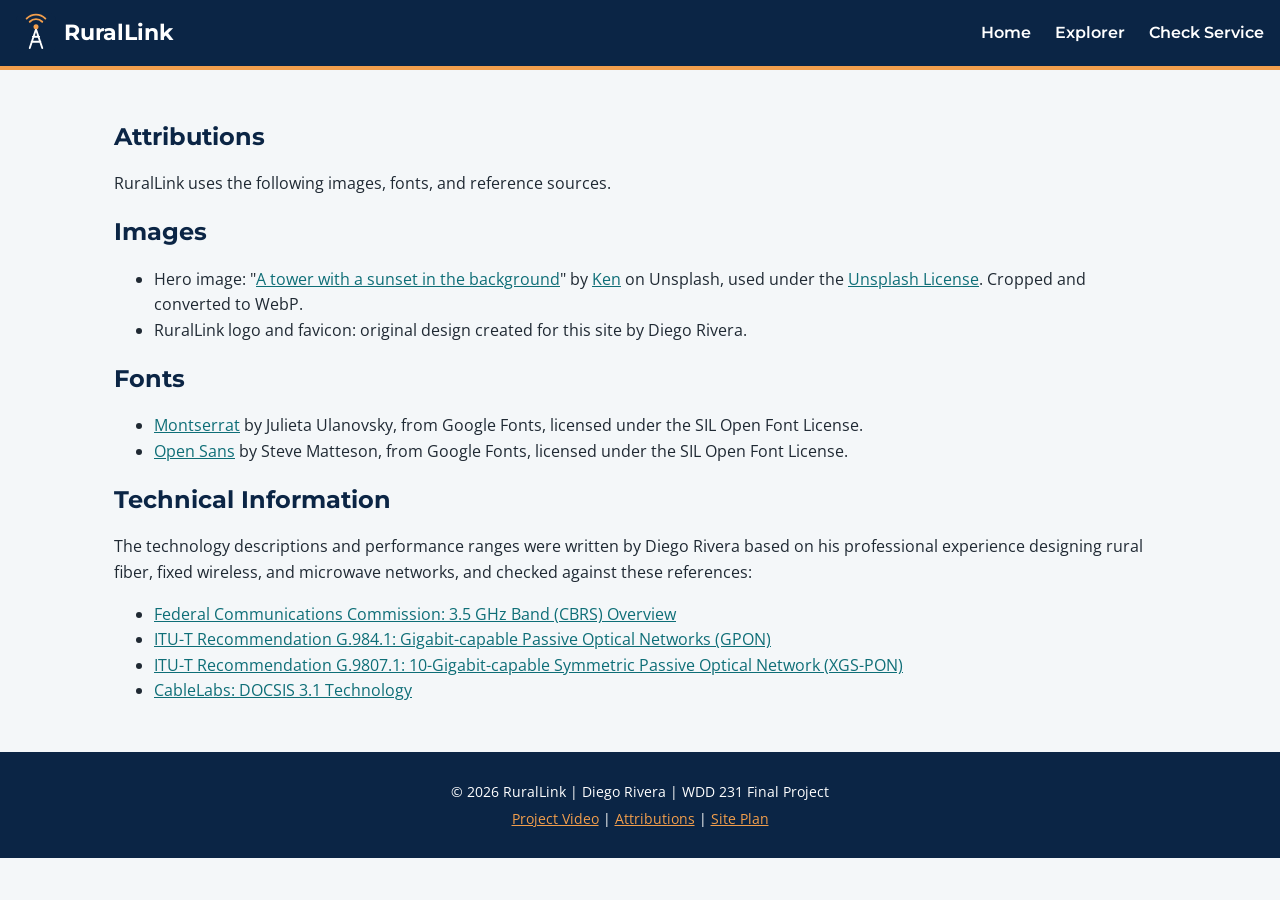
<file: final/attributions.html>
<!DOCTYPE html>
<html lang="en">
<head>
  <meta charset="UTF-8">
  <meta name="viewport" content="width=device-width, initial-scale=1.0">
  <title>Attributions | RuralLink</title>
  <meta name="description" content="Credits and sources for the images, fonts, and technical information used on the RuralLink rural broadband guide.">
  <meta name="author" content="Diego Rivera">
  <link rel="icon" href="images/favicon.svg" type="image/svg+xml">

  <meta property="og:type" content="website">
  <meta property="og:title" content="Attributions | RuralLink">
  <meta property="og:description" content="Image, font, and information sources used on RuralLink.">
  <meta property="og:image" content="https://drivmont.github.io/wdd231/final/images/hero-sunset.webp">
  <meta property="og:url" content="https://drivmont.github.io/wdd231/final/attributions.html">

  <link rel="preconnect" href="https://fonts.googleapis.com">
  <link rel="preconnect" href="https://fonts.gstatic.com" crossorigin>
  <link href="https://fonts.googleapis.com/css2?family=Montserrat:wght@600;700&family=Open+Sans:wght@400;600&display=swap" rel="stylesheet">

  <link rel="stylesheet" href="styles/base.css">
  <link rel="stylesheet" href="styles/larger.css">

  <script type="module" src="scripts/nav.mjs"></script>
</head>
<body>
  <header class="site-header">
    <a href="index.html" class="branding">
      <img src="images/favicon.svg" alt="RuralLink logo: a tower sending signal waves" width="40" height="40">
      <span>RuralLink</span>
    </a>
    <button id="menu-button" class="menu-button" aria-controls="primary-nav" aria-expanded="false" aria-label="Toggle navigation menu">
      <span aria-hidden="true">&#9776;</span>
    </button>
    <nav id="primary-nav" class="primary-nav" aria-label="Main navigation">
      <ul>
        <li><a href="index.html">Home</a></li>
        <li><a href="explorer.html">Explorer</a></li>
        <li><a href="service.html">Check Service</a></li>
      </ul>
    </nav>
  </header>

  <main>
    <section>
      <h1>Attributions</h1>
      <p>RuralLink uses the following images, fonts, and reference sources.</p>

      <h2>Images</h2>
      <ul>
        <li>Hero image: "<a href="https://unsplash.com/photos/a-tower-with-a-sunset-in-the-background-epCtK7ZRf3w">A tower with a sunset in the background</a>" by <a href="https://unsplash.com/@kennnneseu">Ken</a> on Unsplash, used under the <a href="https://unsplash.com/license">Unsplash License</a>. Cropped and converted to WebP.</li>
        <li>RuralLink logo and favicon: original design created for this site by Diego Rivera.</li>
      </ul>

      <h2>Fonts</h2>
      <ul>
        <li><a href="https://fonts.google.com/specimen/Montserrat">Montserrat</a> by Julieta Ulanovsky, from Google Fonts, licensed under the SIL Open Font License.</li>
        <li><a href="https://fonts.google.com/specimen/Open+Sans">Open Sans</a> by Steve Matteson, from Google Fonts, licensed under the SIL Open Font License.</li>
      </ul>

      <h2>Technical Information</h2>
      <p>The technology descriptions and performance ranges were written by Diego Rivera based on his professional experience designing rural fiber, fixed wireless, and microwave networks, and checked against these references:</p>
      <ul>
        <li><a href="https://www.fcc.gov/wireless/bureau-divisions/mobility-division/35-ghz-band/35-ghz-band-overview">Federal Communications Commission: 3.5 GHz Band (CBRS) Overview</a></li>
        <li><a href="https://www.itu.int/rec/T-REC-G.984.1">ITU-T Recommendation G.984.1: Gigabit-capable Passive Optical Networks (GPON)</a></li>
        <li><a href="https://www.itu.int/rec/T-REC-G.9807.1">ITU-T Recommendation G.9807.1: 10-Gigabit-capable Symmetric Passive Optical Network (XGS-PON)</a></li>
        <li><a href="https://www.cablelabs.com/technologies/docsis-3-1">CableLabs: DOCSIS 3.1 Technology</a></li>
      </ul>
    </section>
  </main>

  <footer class="site-footer">
    <p>&copy; 2026 RuralLink | Diego Rivera | WDD 231 Final Project</p>
    <p>
      <a href="https://youtu.be/9bXowHpt1d0">Project Video</a> |
      <a href="attributions.html">Attributions</a> |
      <a href="siteplan.html">Site Plan</a>
    </p>
  </footer>
</body>
</html>
</file>
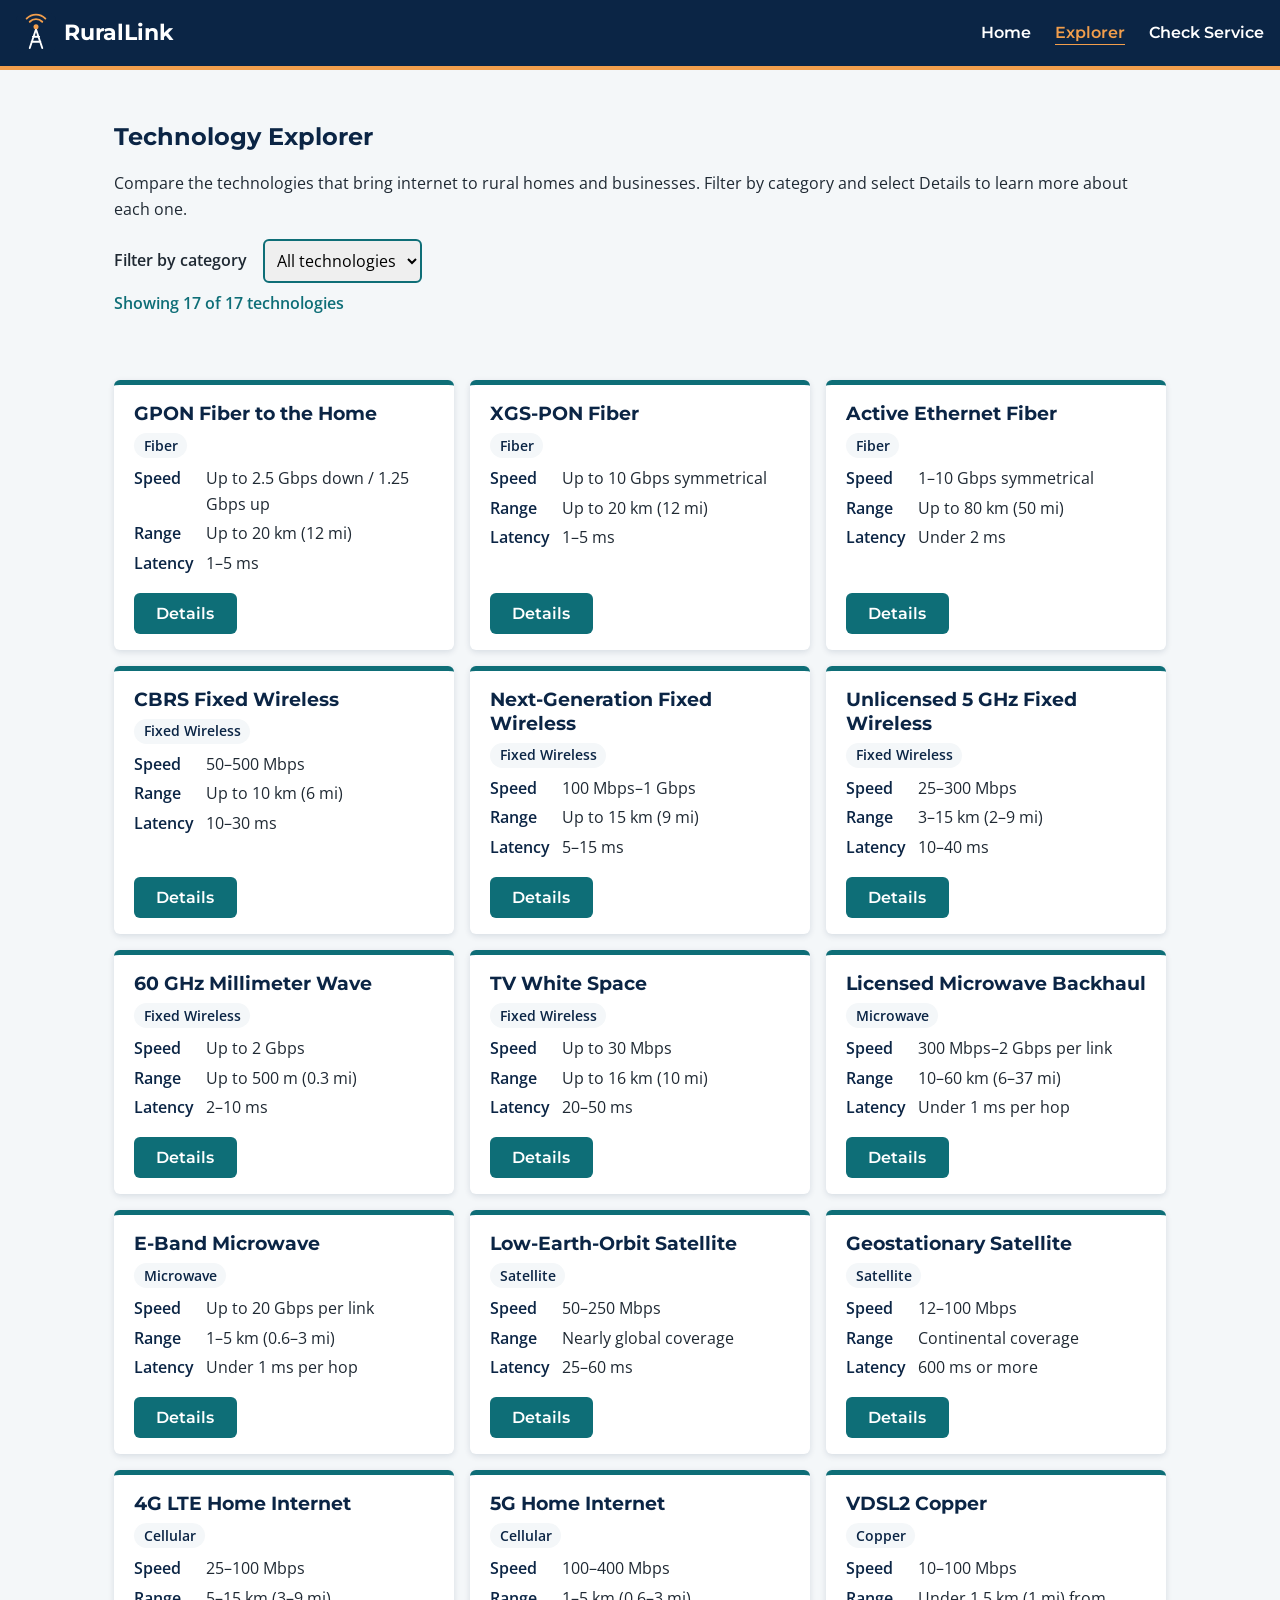
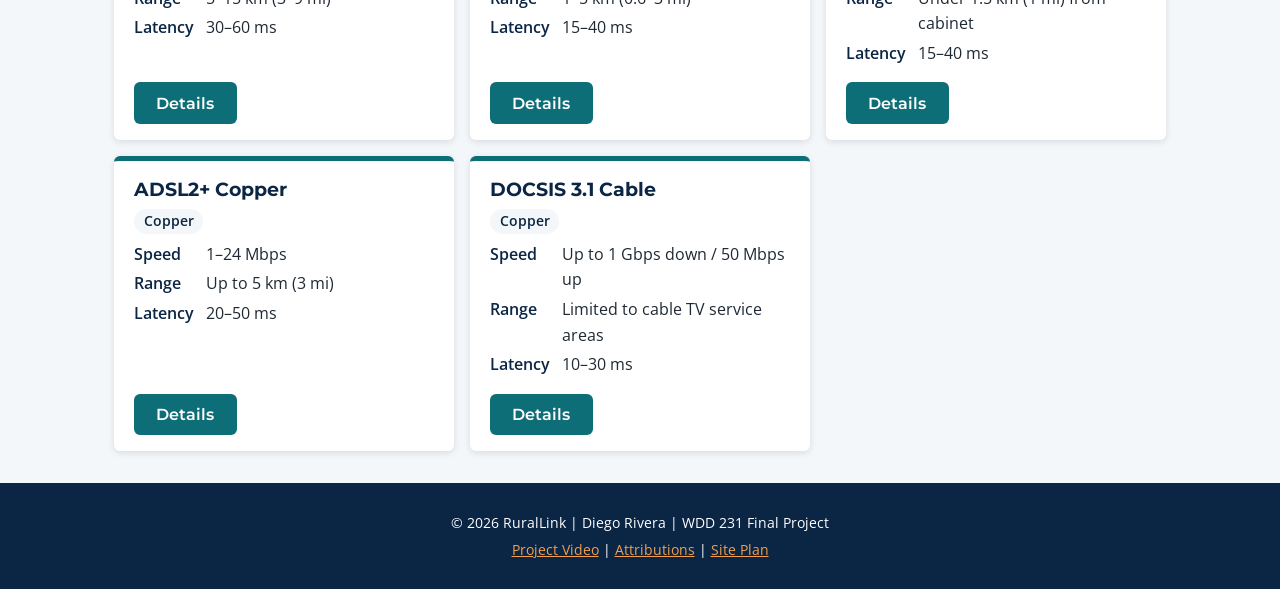
<file: final/explorer.html>
<!DOCTYPE html>
<html lang="en">
<head>
  <meta charset="UTF-8">
  <meta name="viewport" content="width=device-width, initial-scale=1.0">
  <title>Technology Explorer | RuralLink</title>
  <meta name="description" content="Compare 17 rural broadband technologies, including fiber, fixed wireless, microwave, satellite, cellular, and copper, by speed, range, and latency.">
  <meta name="author" content="Diego Rivera">
  <link rel="icon" href="images/favicon.svg" type="image/svg+xml">

  <meta property="og:type" content="website">
  <meta property="og:title" content="Technology Explorer | RuralLink">
  <meta property="og:description" content="Compare rural broadband technologies by speed, range, latency, and cost.">
  <meta property="og:image" content="https://drivmont.github.io/wdd231/final/images/hero-sunset.webp">
  <meta property="og:url" content="https://drivmont.github.io/wdd231/final/explorer.html">

  <link rel="preconnect" href="https://fonts.googleapis.com">
  <link rel="preconnect" href="https://fonts.gstatic.com" crossorigin>
  <link href="https://fonts.googleapis.com/css2?family=Montserrat:wght@600;700&family=Open+Sans:wght@400;600&display=swap" rel="stylesheet">

  <link rel="stylesheet" href="styles/base.css">
  <link rel="stylesheet" href="styles/larger.css">

  <script type="module" src="scripts/main.mjs"></script>
</head>
<body>
  <header class="site-header">
    <a href="index.html" class="branding">
      <img src="images/favicon.svg" alt="RuralLink logo: a tower sending signal waves" width="40" height="40">
      <span>RuralLink</span>
    </a>
    <button id="menu-button" class="menu-button" aria-controls="primary-nav" aria-expanded="false" aria-label="Toggle navigation menu">
      <span aria-hidden="true">&#9776;</span>
    </button>
    <nav id="primary-nav" class="primary-nav" aria-label="Main navigation">
      <ul>
        <li><a href="index.html">Home</a></li>
        <li><a href="explorer.html" class="active" aria-current="page">Explorer</a></li>
        <li><a href="service.html">Check Service</a></li>
      </ul>
    </nav>
  </header>

  <main>
    <section class="page-intro">
      <h1>Technology Explorer</h1>
      <p>Compare the technologies that bring internet to rural homes and businesses. Filter by category and select Details to learn more about each one.</p>
      <div class="filter-bar">
        <label for="category-filter">Filter by category</label>
        <select id="category-filter" name="category">
          <option value="all">All technologies</option>
          <option value="Fiber">Fiber</option>
          <option value="Fixed Wireless">Fixed Wireless</option>
          <option value="Microwave">Microwave</option>
          <option value="Satellite">Satellite</option>
          <option value="Cellular">Cellular</option>
          <option value="Copper">Copper</option>
        </select>
        <p id="result-count" aria-live="polite"></p>
      </div>
    </section>

    <section aria-label="Technology list">
      <div id="tech-list" class="tech-grid"></div>
    </section>
  </main>

  <dialog id="tech-dialog" aria-labelledby="dialog-title">
    <button type="button" id="dialog-close" class="dialog-close" aria-label="Close details">&times;</button>
    <div id="dialog-content"></div>
  </dialog>

  <footer class="site-footer">
    <p>&copy; 2026 RuralLink | Diego Rivera | WDD 231 Final Project</p>
    <p>
      <a href="https://youtu.be/9bXowHpt1d0">Project Video</a> |
      <a href="attributions.html">Attributions</a> |
      <a href="siteplan.html">Site Plan</a>
    </p>
  </footer>
</body>
</html>
</file>
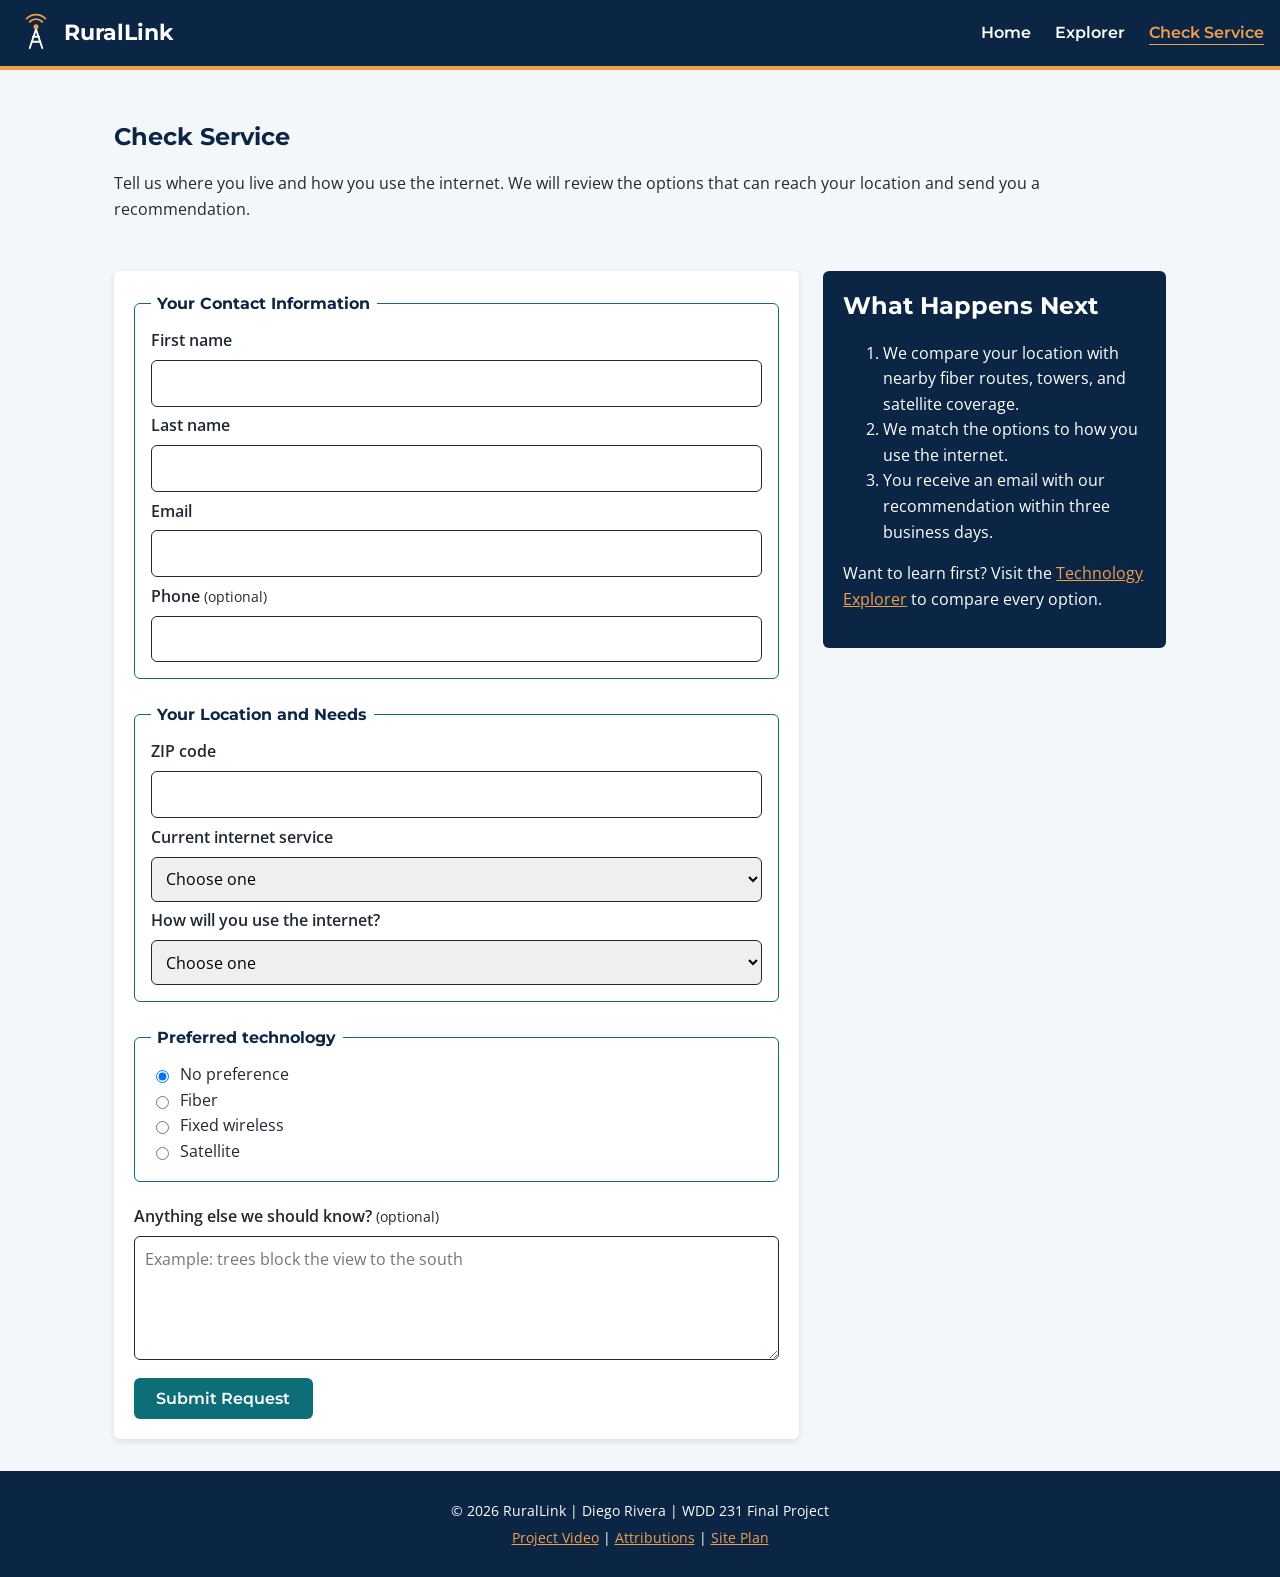
<file: final/service.html>
<!DOCTYPE html>
<html lang="en">
<head>
  <meta charset="UTF-8">
  <meta name="viewport" content="width=device-width, initial-scale=1.0">
  <title>Check Service | RuralLink</title>
  <meta name="description" content="Request a free rural internet service check. Share your ZIP code and needs, and RuralLink will recommend the best broadband option for your location.">
  <meta name="author" content="Diego Rivera">
  <link rel="icon" href="images/favicon.svg" type="image/svg+xml">

  <meta property="og:type" content="website">
  <meta property="og:title" content="Check Service | RuralLink">
  <meta property="og:description" content="Request a free rural internet service recommendation.">
  <meta property="og:image" content="https://drivmont.github.io/wdd231/final/images/hero-sunset.webp">
  <meta property="og:url" content="https://drivmont.github.io/wdd231/final/service.html">

  <link rel="preconnect" href="https://fonts.googleapis.com">
  <link rel="preconnect" href="https://fonts.gstatic.com" crossorigin>
  <link href="https://fonts.googleapis.com/css2?family=Montserrat:wght@600;700&family=Open+Sans:wght@400;600&display=swap" rel="stylesheet">

  <link rel="stylesheet" href="styles/base.css">
  <link rel="stylesheet" href="styles/larger.css">

  <script type="module" src="scripts/form.mjs"></script>
</head>
<body>
  <header class="site-header">
    <a href="index.html" class="branding">
      <img src="images/favicon.svg" alt="RuralLink logo: a tower sending signal waves" width="40" height="40">
      <span>RuralLink</span>
    </a>
    <button id="menu-button" class="menu-button" aria-controls="primary-nav" aria-expanded="false" aria-label="Toggle navigation menu">
      <span aria-hidden="true">&#9776;</span>
    </button>
    <nav id="primary-nav" class="primary-nav" aria-label="Main navigation">
      <ul>
        <li><a href="index.html">Home</a></li>
        <li><a href="explorer.html">Explorer</a></li>
        <li><a href="service.html" class="active" aria-current="page">Check Service</a></li>
      </ul>
    </nav>
  </header>

  <main>
    <section class="page-intro">
      <h1>Check Service</h1>
      <p>Tell us where you live and how you use the internet. We will review the options that can reach your location and send you a recommendation.</p>
    </section>

    <div class="form-layout">
      <form action="thanks.html" method="get" class="service-form">
        <fieldset>
          <legend>Your Contact Information</legend>
          <label for="first-name">First name</label>
          <input type="text" id="first-name" name="firstName" autocomplete="given-name" required>

          <label for="last-name">Last name</label>
          <input type="text" id="last-name" name="lastName" autocomplete="family-name" required>

          <label for="email">Email</label>
          <input type="email" id="email" name="email" autocomplete="email" required>

          <label for="phone">Phone <span class="optional">(optional)</span></label>
          <input type="tel" id="phone" name="phone" autocomplete="tel">
        </fieldset>

        <fieldset>
          <legend>Your Location and Needs</legend>
          <label for="zip">ZIP code</label>
          <input type="text" id="zip" name="zip" inputmode="numeric" pattern="[0-9]{5}" title="Enter a 5-digit ZIP code" autocomplete="postal-code" required>

          <label for="current">Current internet service</label>
          <select id="current" name="current" required>
            <option value="">Choose one</option>
            <option value="None">No internet service</option>
            <option value="DSL">DSL (phone line)</option>
            <option value="Satellite">Satellite</option>
            <option value="Cellular">Cellular hotspot or 4G/5G</option>
            <option value="Fixed Wireless">Fixed wireless</option>
            <option value="Cable or Fiber">Cable or fiber</option>
          </select>

          <label for="usage">How will you use the internet?</label>
          <select id="usage" name="usage" required>
            <option value="">Choose one</option>
            <option value="Basic browsing and email">Basic browsing and email</option>
            <option value="Streaming and online school">Streaming and online school</option>
            <option value="Remote work and video calls">Remote work and video calls</option>
            <option value="Small business">Small business</option>
          </select>
        </fieldset>

        <fieldset>
          <legend>Preferred technology</legend>
          <div class="radio-group">
            <label><input type="radio" name="preference" value="No preference" checked> No preference</label>
            <label><input type="radio" name="preference" value="Fiber"> Fiber</label>
            <label><input type="radio" name="preference" value="Fixed Wireless"> Fixed wireless</label>
            <label><input type="radio" name="preference" value="Satellite"> Satellite</label>
          </div>
        </fieldset>

        <label for="comments">Anything else we should know? <span class="optional">(optional)</span></label>
        <textarea id="comments" name="comments" rows="4" placeholder="Example: trees block the view to the south"></textarea>

        <input type="hidden" id="timestamp" name="timestamp">

        <button type="submit" class="button">Submit Request</button>
      </form>

      <aside class="info-box">
        <h2>What Happens Next</h2>
        <ol>
          <li>We compare your location with nearby fiber routes, towers, and satellite coverage.</li>
          <li>We match the options to how you use the internet.</li>
          <li>You receive an email with our recommendation within three business days.</li>
        </ol>
        <p>Want to learn first? Visit the <a href="explorer.html">Technology Explorer</a> to compare every option.</p>
      </aside>
    </div>
  </main>

  <footer class="site-footer">
    <p>&copy; 2026 RuralLink | Diego Rivera | WDD 231 Final Project</p>
    <p>
      <a href="https://youtu.be/9bXowHpt1d0">Project Video</a> |
      <a href="attributions.html">Attributions</a> |
      <a href="siteplan.html">Site Plan</a>
    </p>
  </footer>
</body>
</html>
</file>
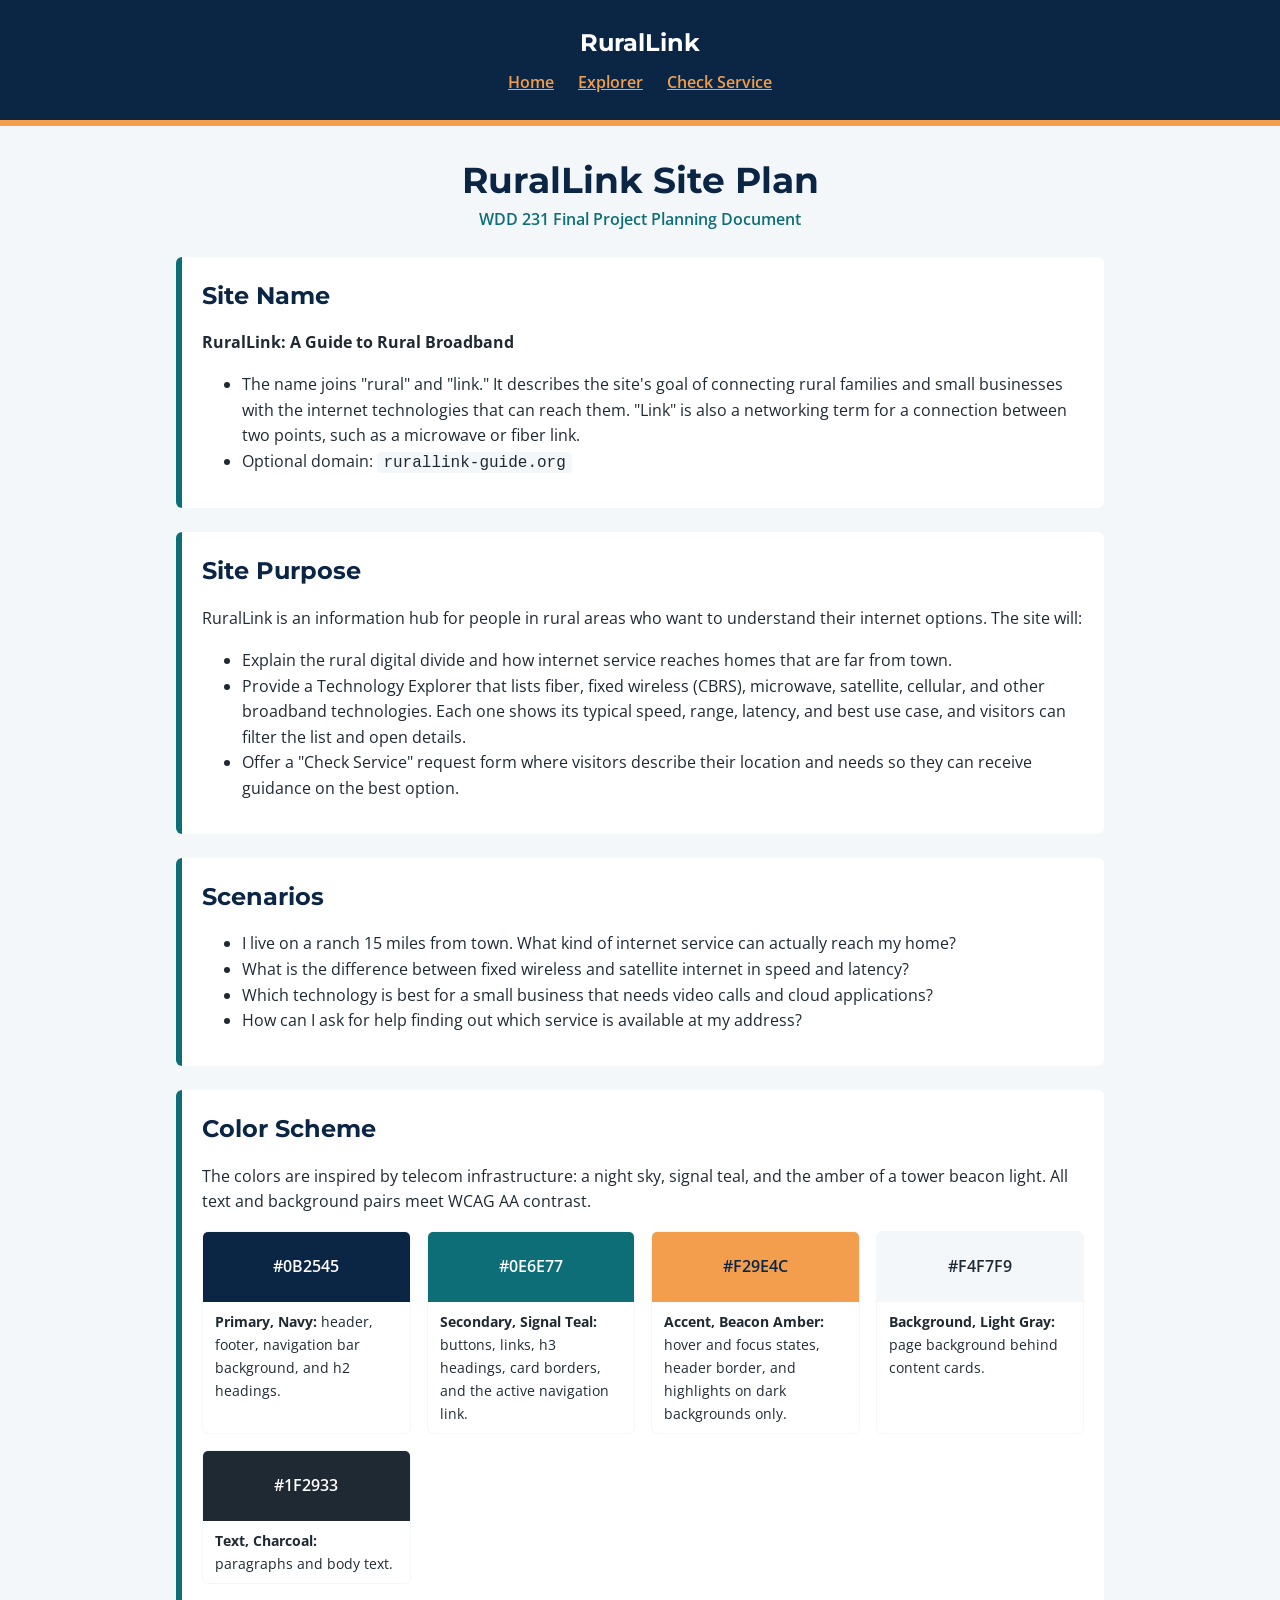
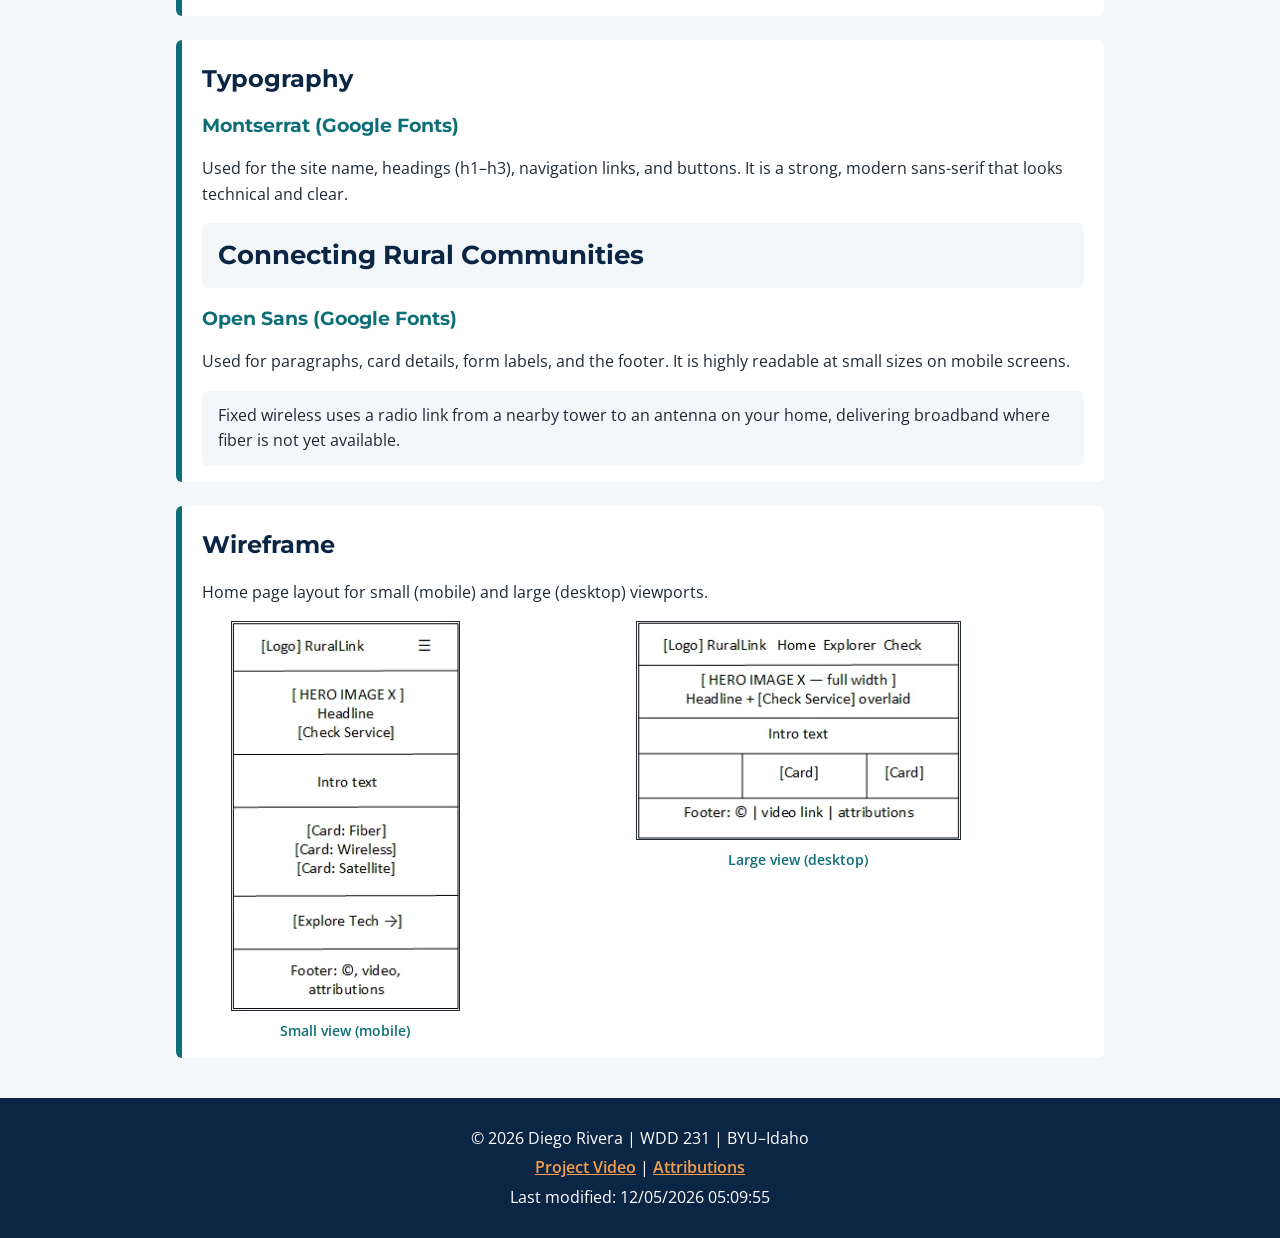
<file: final/siteplan.html>
<!DOCTYPE html>
<html lang="en">
<head>
  <meta charset="UTF-8">
  <meta name="viewport" content="width=device-width, initial-scale=1.0">
  <title>RuralLink Site Plan | WDD 231 Final Project</title>
  <meta name="description" content="Site plan for RuralLink, a guide to rural broadband technologies: name, purpose, scenarios, color scheme, typography, and wireframes.">
  <meta name="author" content="Diego Rivera">
  <link rel="icon" href="images/favicon.svg" type="image/svg+xml">

  <meta property="og:type" content="website">
  <meta property="og:title" content="RuralLink Site Plan | WDD 231 Final Project">
  <meta property="og:description" content="The planning document behind RuralLink: site purpose, visitor scenarios, colors, fonts, and wireframes.">
  <meta property="og:image" content="https://drivmont.github.io/wdd231/final/images/hero-sunset.webp">
  <meta property="og:url" content="https://drivmont.github.io/wdd231/final/siteplan.html">

  <link rel="preconnect" href="https://fonts.googleapis.com">
  <link rel="preconnect" href="https://fonts.gstatic.com" crossorigin>
  <link href="https://fonts.googleapis.com/css2?family=Montserrat:wght@600;700&family=Open+Sans:wght@400;600&display=swap" rel="stylesheet">
  <link rel="stylesheet" href="styles/siteplan.css">
  <link rel="stylesheet" href="styles/siteplan-larger.css">

  <script type="module" src="scripts/siteplan.mjs"></script>
</head>
<body>
  <header>
    <p class="brand">RuralLink</p>
    <nav aria-label="Main navigation">
      <ul>
        <li><a href="index.html">Home</a></li>
        <li><a href="explorer.html">Explorer</a></li>
        <li><a href="service.html">Check Service</a></li>
      </ul>
    </nav>
  </header>

  <main>
    <div class="plan-title">
      <h1>RuralLink Site Plan</h1>
      <p>WDD 231 Final Project Planning Document</p>
    </div>

    <section id="site-name">
      <h2>Site Name</h2>
      <p><strong>RuralLink: A Guide to Rural Broadband</strong></p>
      <ul>
        <li>The name joins "rural" and "link." It describes the site's goal of connecting rural families and small businesses with the internet technologies that can reach them. "Link" is also a networking term for a connection between two points, such as a microwave or fiber link.</li>
        <li>Optional domain: <span class="domain">rurallink-guide.org</span></li>
      </ul>
    </section>

    <section id="site-purpose">
      <h2>Site Purpose</h2>
      <p>RuralLink is an information hub for people in rural areas who want to understand their internet options. The site will:</p>
      <ul>
        <li>Explain the rural digital divide and how internet service reaches homes that are far from town.</li>
        <li>Provide a Technology Explorer that lists fiber, fixed wireless (CBRS), microwave, satellite, cellular, and other broadband technologies. Each one shows its typical speed, range, latency, and best use case, and visitors can filter the list and open details.</li>
        <li>Offer a "Check Service" request form where visitors describe their location and needs so they can receive guidance on the best option.</li>
      </ul>
    </section>

    <section id="scenarios">
      <h2>Scenarios</h2>
      <ul>
        <li>I live on a ranch 15 miles from town. What kind of internet service can actually reach my home?</li>
        <li>What is the difference between fixed wireless and satellite internet in speed and latency?</li>
        <li>Which technology is best for a small business that needs video calls and cloud applications?</li>
        <li>How can I ask for help finding out which service is available at my address?</li>
      </ul>
    </section>

    <section id="color-scheme">
      <h2>Color Scheme</h2>
      <p>The colors are inspired by telecom infrastructure: a night sky, signal teal, and the amber of a tower beacon light. All text and background pairs meet WCAG AA contrast.</p>
      <ul class="swatches">
        <li>
          <div class="chip chip-navy">#0B2545</div>
          <p><strong>Primary, Navy:</strong> header, footer, navigation bar background, and h2 headings.</p>
        </li>
        <li>
          <div class="chip chip-teal">#0E6E77</div>
          <p><strong>Secondary, Signal Teal:</strong> buttons, links, h3 headings, card borders, and the active navigation link.</p>
        </li>
        <li>
          <div class="chip chip-amber">#F29E4C</div>
          <p><strong>Accent, Beacon Amber:</strong> hover and focus states, header border, and highlights on dark backgrounds only.</p>
        </li>
        <li>
          <div class="chip chip-light">#F4F7F9</div>
          <p><strong>Background, Light Gray:</strong> page background behind content cards.</p>
        </li>
        <li>
          <div class="chip chip-text">#1F2933</div>
          <p><strong>Text, Charcoal:</strong> paragraphs and body text.</p>
        </li>
      </ul>
    </section>

    <section id="typography">
      <h2>Typography</h2>
      <h3>Montserrat (Google Fonts)</h3>
      <p>Used for the site name, headings (h1–h3), navigation links, and buttons. It is a strong, modern sans-serif that looks technical and clear.</p>
      <div class="font-sample">
        <p class="sample-heading">Connecting Rural Communities</p>
      </div>
      <h3>Open Sans (Google Fonts)</h3>
      <p>Used for paragraphs, card details, form labels, and the footer. It is highly readable at small sizes on mobile screens.</p>
      <div class="font-sample">
        <p class="sample-body">Fixed wireless uses a radio link from a nearby tower to an antenna on your home, delivering broadband where fiber is not yet available.</p>
      </div>
    </section>

    <section id="wireframe">
      <h2>Wireframe</h2>
      <p>Home page layout for small (mobile) and large (desktop) viewports.</p>
      <div class="wireframes">
        <figure>
          <img src="images/wireframe-sm.webp" alt="Mobile wireframe of the RuralLink home page with a hamburger menu, hero image, stacked content cards, and footer" width="229" height="391" loading="lazy">
          <figcaption>Small view (mobile)</figcaption>
        </figure>
        <figure>
          <img src="images/wireframe-lg.webp" alt="Desktop wireframe of the RuralLink home page with horizontal navigation, full-width hero, three-column content cards, and footer" width="325" height="218" loading="lazy">
          <figcaption>Large view (desktop)</figcaption>
        </figure>
      </div>
    </section>
  </main>

  <footer>
    <p>&copy; 2026 Diego Rivera | WDD 231 | BYU–Idaho</p>
    <p>
      <a href="https://youtu.be/9bXowHpt1d0">Project Video</a> |
      <a href="attributions.html">Attributions</a>
    </p>
    <p id="last-modified"></p>
  </footer>
</body>
</html>
</file>
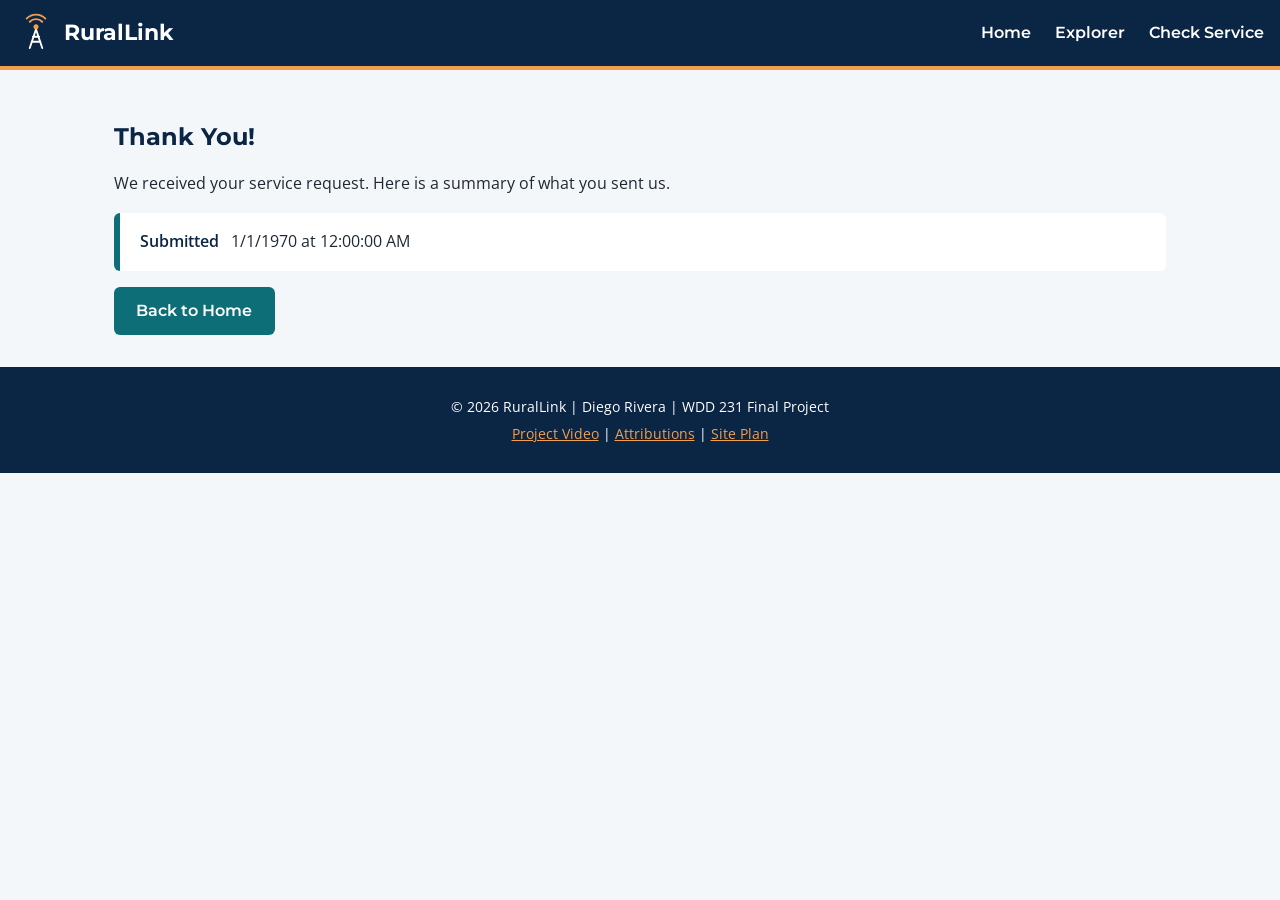
<file: final/thanks.html>
<!DOCTYPE html>
<html lang="en">
<head>
  <meta charset="UTF-8">
  <meta name="viewport" content="width=device-width, initial-scale=1.0">
  <title>Request Received | RuralLink</title>
  <meta name="description" content="Confirmation of your RuralLink service check request with a summary of the information you submitted.">
  <meta name="author" content="Diego Rivera">
  <link rel="icon" href="images/favicon.svg" type="image/svg+xml">

  <meta property="og:type" content="website">
  <meta property="og:title" content="Request Received | RuralLink">
  <meta property="og:description" content="Your RuralLink service check request was received.">
  <meta property="og:image" content="https://drivmont.github.io/wdd231/final/images/hero-sunset.webp">
  <meta property="og:url" content="https://drivmont.github.io/wdd231/final/thanks.html">

  <link rel="preconnect" href="https://fonts.googleapis.com">
  <link rel="preconnect" href="https://fonts.gstatic.com" crossorigin>
  <link href="https://fonts.googleapis.com/css2?family=Montserrat:wght@600;700&family=Open+Sans:wght@400;600&display=swap" rel="stylesheet">

  <link rel="stylesheet" href="styles/base.css">
  <link rel="stylesheet" href="styles/larger.css">

  <script type="module" src="scripts/thanks.mjs"></script>
</head>
<body>
  <header class="site-header">
    <a href="index.html" class="branding">
      <img src="images/favicon.svg" alt="RuralLink logo: a tower sending signal waves" width="40" height="40">
      <span>RuralLink</span>
    </a>
    <button id="menu-button" class="menu-button" aria-controls="primary-nav" aria-expanded="false" aria-label="Toggle navigation menu">
      <span aria-hidden="true">&#9776;</span>
    </button>
    <nav id="primary-nav" class="primary-nav" aria-label="Main navigation">
      <ul>
        <li><a href="index.html">Home</a></li>
        <li><a href="explorer.html">Explorer</a></li>
        <li><a href="service.html">Check Service</a></li>
      </ul>
    </nav>
  </header>

  <main>
    <section class="page-intro">
      <h1>Thank You!</h1>
      <p>We received your service request. Here is a summary of what you sent us.</p>
      <dl id="results" class="tech-details summary"></dl>
      <a href="index.html" class="button">Back to Home</a>
    </section>
  </main>

  <footer class="site-footer">
    <p>&copy; 2026 RuralLink | Diego Rivera | WDD 231 Final Project</p>
    <p>
      <a href="https://youtu.be/9bXowHpt1d0">Project Video</a> |
      <a href="attributions.html">Attributions</a> |
      <a href="siteplan.html">Site Plan</a>
    </p>
  </footer>
</body>
</html>
</file>
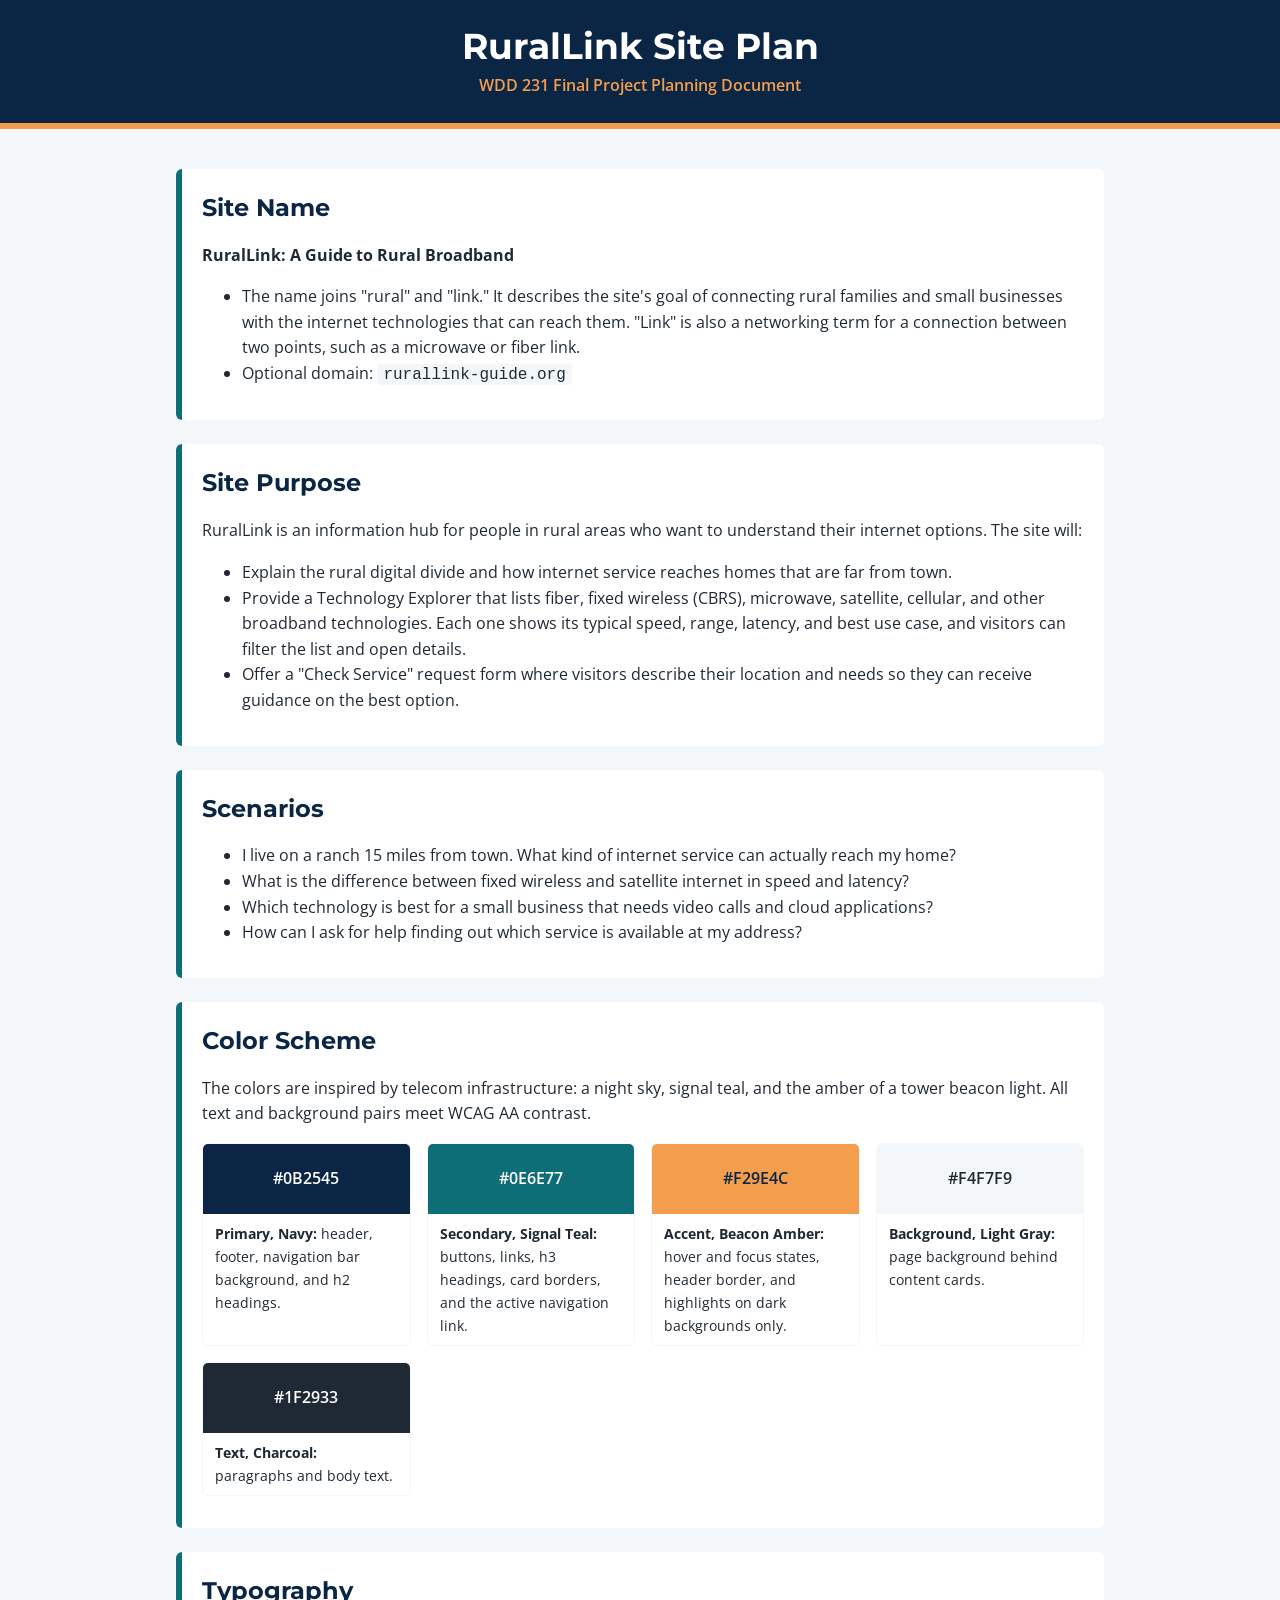
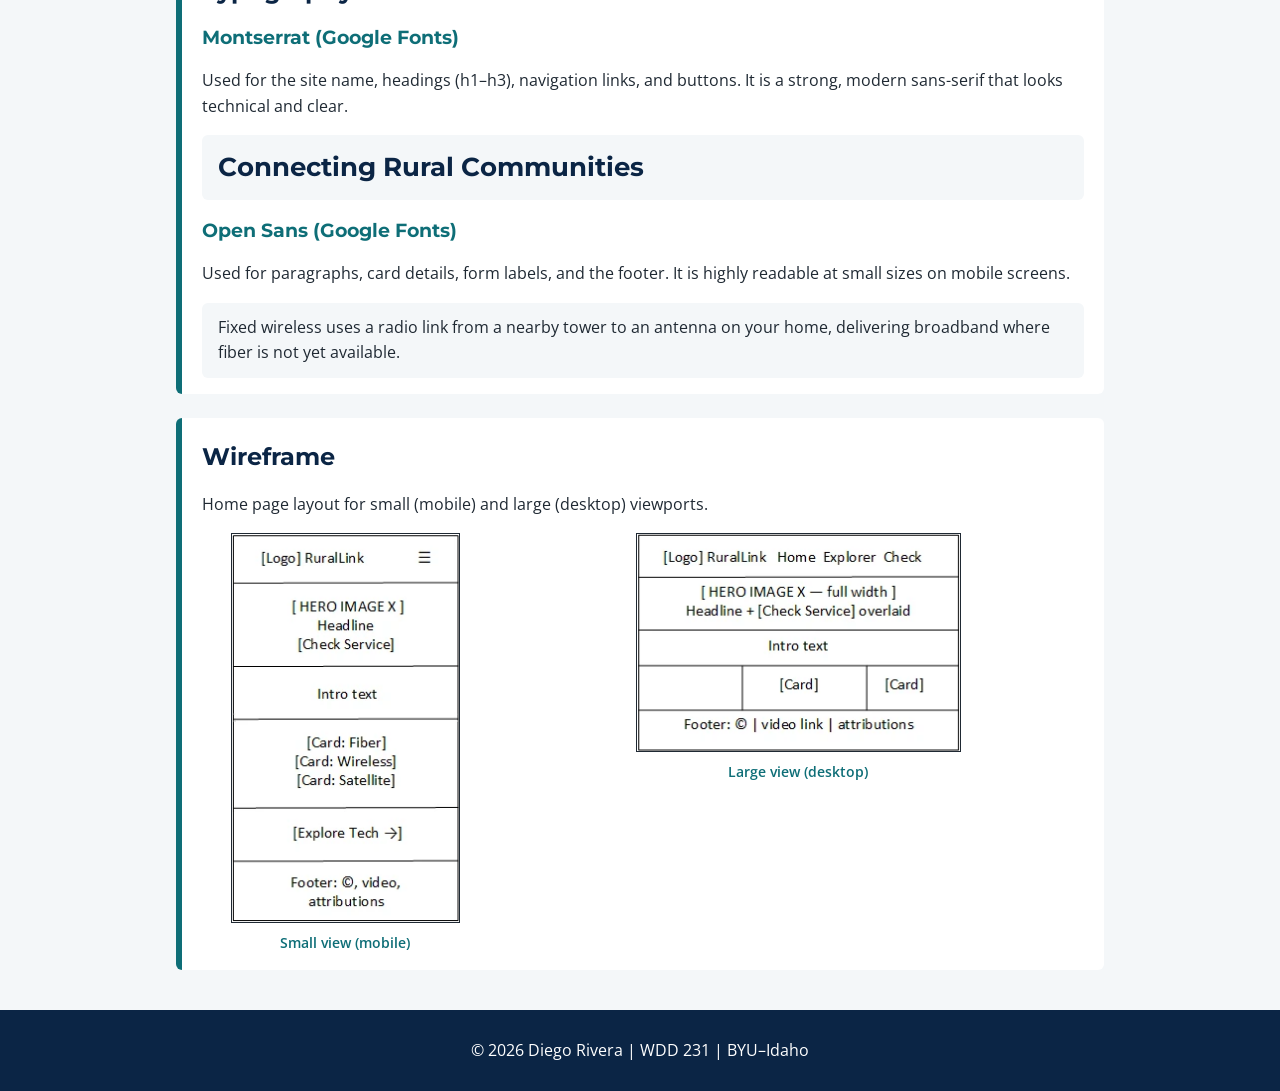
<file: project/siteplan.html>
<!DOCTYPE html>
<html lang="en">
<head>
  <meta charset="UTF-8">
  <meta name="viewport" content="width=device-width, initial-scale=1.0">
  <title>RuralLink Site Plan | WDD 231 Final Project</title>
  <meta name="description" content="Site plan for RuralLink, a guide to rural broadband technologies: name, purpose, scenarios, color scheme, typography, and wireframes.">
  <meta name="author" content="Diego Rivera">
  <link rel="preconnect" href="https://fonts.googleapis.com">
  <link rel="preconnect" href="https://fonts.gstatic.com" crossorigin>
  <link href="https://fonts.googleapis.com/css2?family=Montserrat:wght@600;700&family=Open+Sans:wght@400;600&display=swap" rel="stylesheet">
  <link rel="stylesheet" href="styles/siteplan.css">
</head>
<body>
  <header>
    <h1>RuralLink Site Plan</h1>
    <p>WDD 231 Final Project Planning Document</p>
  </header>

  <main>
    <section id="site-name">
      <h2>Site Name</h2>
      <p><strong>RuralLink: A Guide to Rural Broadband</strong></p>
      <ul>
        <li>The name joins "rural" and "link." It describes the site's goal of connecting rural families and small businesses with the internet technologies that can reach them. "Link" is also a networking term for a connection between two points, such as a microwave or fiber link.</li>
        <li>Optional domain: <span class="domain">rurallink-guide.org</span></li>
      </ul>
    </section>

    <section id="site-purpose">
      <h2>Site Purpose</h2>
      <p>RuralLink is an information hub for people in rural areas who want to understand their internet options. The site will:</p>
      <ul>
        <li>Explain the rural digital divide and how internet service reaches homes that are far from town.</li>
        <li>Provide a Technology Explorer that lists fiber, fixed wireless (CBRS), microwave, satellite, cellular, and other broadband technologies. Each one shows its typical speed, range, latency, and best use case, and visitors can filter the list and open details.</li>
        <li>Offer a "Check Service" request form where visitors describe their location and needs so they can receive guidance on the best option.</li>
      </ul>
    </section>

    <section id="scenarios">
      <h2>Scenarios</h2>
      <ul>
        <li>I live on a ranch 15 miles from town. What kind of internet service can actually reach my home?</li>
        <li>What is the difference between fixed wireless and satellite internet in speed and latency?</li>
        <li>Which technology is best for a small business that needs video calls and cloud applications?</li>
        <li>How can I ask for help finding out which service is available at my address?</li>
      </ul>
    </section>

    <section id="color-scheme">
      <h2>Color Scheme</h2>
      <p>The colors are inspired by telecom infrastructure: a night sky, signal teal, and the amber of a tower beacon light. All text and background pairs meet WCAG AA contrast.</p>
      <ul class="swatches">
        <li>
          <div class="chip chip-navy">#0B2545</div>
          <p><strong>Primary, Navy:</strong> header, footer, navigation bar background, and h2 headings.</p>
        </li>
        <li>
          <div class="chip chip-teal">#0E6E77</div>
          <p><strong>Secondary, Signal Teal:</strong> buttons, links, h3 headings, card borders, and the active navigation link.</p>
        </li>
        <li>
          <div class="chip chip-amber">#F29E4C</div>
          <p><strong>Accent, Beacon Amber:</strong> hover and focus states, header border, and highlights on dark backgrounds only.</p>
        </li>
        <li>
          <div class="chip chip-light">#F4F7F9</div>
          <p><strong>Background, Light Gray:</strong> page background behind content cards.</p>
        </li>
        <li>
          <div class="chip chip-text">#1F2933</div>
          <p><strong>Text, Charcoal:</strong> paragraphs and body text.</p>
        </li>
      </ul>
    </section>

    <section id="typography">
      <h2>Typography</h2>
      <h3>Montserrat (Google Fonts)</h3>
      <p>Used for the site name, headings (h1–h3), navigation links, and buttons. It is a strong, modern sans-serif that looks technical and clear.</p>
      <div class="font-sample">
        <p class="sample-heading">Connecting Rural Communities</p>
      </div>
      <h3>Open Sans (Google Fonts)</h3>
      <p>Used for paragraphs, card details, form labels, and the footer. It is highly readable at small sizes on mobile screens.</p>
      <div class="font-sample">
        <p class="sample-body">Fixed wireless uses a radio link from a nearby tower to an antenna on your home, delivering broadband where fiber is not yet available.</p>
      </div>
    </section>

    <section id="wireframe">
      <h2>Wireframe</h2>
      <p>Home page layout for small (mobile) and large (desktop) viewports.</p>
      <div class="wireframes">
        <figure>
          <img src="images/wireframe-sm.webp" alt="Mobile wireframe of the RuralLink home page with a hamburger menu, hero image, stacked content cards, and footer" width="229" height="391" loading="lazy">
          <figcaption>Small view (mobile)</figcaption>
        </figure>
        <figure>
          <img src="images/wireframe-lg.webp" alt="Desktop wireframe of the RuralLink home page with horizontal navigation, full-width hero, three-column content cards, and footer" width="325" height="218" loading="lazy">
          <figcaption>Large view (desktop)</figcaption>
        </figure>
      </div>
    </section>
  </main>

  <footer>
    <p>&copy; 2026 Diego Rivera | WDD 231 | BYU–Idaho</p>
  </footer>
</body>
</html>
</file>
<file: styles/styles.css>
body {
  margin: 0;
  font-family: "Poppins", Arial, Helvetica, sans-serif;
  color: #222222;
  background-color: #ffffff;
  line-height: 1.6;
}

/* header */

.site-header {
  display: flex;
  align-items: center;
  justify-content: space-between;
  flex-wrap: wrap;
  padding: 1rem;
  border-bottom: 2px solid #1b3a4b;
}

.branding {
  display: flex;
  align-items: center;
  gap: 0.5rem;
}

.branding .logo {
  width: 36px;
  height: auto;
}

.site-name {
  font-weight: 700;
  font-size: 1.1rem;
}

.nav-toggle {
  display: block;
  background-color: #1b3a4b;
  border: none;
  width: 40px;
  height: 36px;
  padding: 0;
  cursor: pointer;
  position: relative;
}

.hamburger-icon,
.hamburger-icon::before,
.hamburger-icon::after {
  content: "";
  display: block;
  position: absolute;
  left: 8px;
  right: 8px;
  height: 3px;
  background-color: #ffffff;
}

.hamburger-icon {
  top: 50%;
  transform: translateY(-50%);
}

.hamburger-icon::before {
  top: -9px;
}

.hamburger-icon::after {
  top: 9px;
}

.nav-toggle .sr-only {
  color: #ffffff;
}

/* nav */

.primary-nav {
  width: 100%;
  background-color: #1b3a4b;
  order: 3;
  display: none;
}

.primary-nav.is-open {
  display: block;
}

.primary-nav ul {
  list-style: none;
  margin: 0;
  padding: 0;
  display: flex;
  flex-direction: column;
}

.primary-nav a {
  display: block;
  color: #ffffff;
  padding: 0.9rem 1rem;
  text-align: left;
  font-weight: 600;
  border-bottom: 1px solid #26536b;
}

.primary-nav a:hover {
  background-color: #26536b;
}

.primary-nav a[aria-current="page"] {
  border-bottom: 3px solid #ffffff;
}

/* main layout */

main {
  max-width: 1100px;
  margin: 0 auto;
  padding: 1.5rem 1rem 3rem;
}

main > h1 {
  margin-top: 0;
}

.content-grid {
  display: grid;
  grid-template-columns: 1fr;
  gap: 1rem;
  margin-bottom: 1rem;
}

.panel {
  background-color: #f2f2f2;
  border: 1px solid #cccccc;
}

.panel h2 {
  margin: 0;
  background-color: #1b3a4b;
  color: #ffffff;
  padding: 0.6rem 1rem;
  font-size: 1rem;
  text-align: center;
}

.panel p {
  margin: 0;
  padding: 1rem;
}

.photo-frame {
  margin: 1rem;
  aspect-ratio: 1 / 1;
  background-color: #b3b3b3;
  display: flex;
  align-items: center;
  justify-content: center;
  overflow: hidden;
}

.photo-frame img {
  width: 100%;
  height: 100%;
  object-fit: cover;
}

/* courses */

.course-filters {
  display: flex;
  flex-wrap: wrap;
  gap: 0.5rem;
  padding: 1rem 1rem 0;
}

.filter-btn {
  flex: 1 1 100%;
  background-color: #ffffff;
  border: 1px solid #999999;
  padding: 0.6rem;
  font-weight: 600;
  cursor: pointer;
}

.filter-btn.is-active {
  background-color: #1b3a4b;
  color: #ffffff;
  border-color: #1b3a4b;
}

.course-list {
  list-style: none;
  margin: 1rem 1rem 0;
  padding: 0;
  display: grid;
  grid-template-columns: repeat(auto-fill, minmax(220px, 1fr));
  gap: 0.75rem;
}

.course-card {
  background-color: #ffffff;
  border: 1px solid #cccccc;
  padding: 0.9rem 1rem;
}

.course-card.is-completed {
  border-left: 5px solid #2e7d32;
}

.course-code {
  font-size: 0.8rem;
  font-weight: 700;
  color: #1b3a4b;
}

.course-title {
  margin: 0.3rem 0;
  font-size: 1rem;
}

.course-credits {
  margin: 0;
  font-size: 0.85rem;
  color: #555555;
}

.course-badge {
  display: block;
  margin-top: 0.5rem;
  font-size: 0.8rem;
  font-weight: 700;
  color: #2e7d32;
}

.credits-note {
  text-align: center;
  margin: 1rem;
  font-size: 0.9rem;
}

/* footer */

.site-footer {
  background-color: #f2f2f2;
  border-top: 1px solid #cccccc;
  padding: 1.5rem 1rem;
  text-align: center;
}

.social-links {
  list-style: none;
  display: flex;
  justify-content: center;
  gap: 1rem;
  margin: 0 0 1rem;
  padding: 0;
}

.social-links img {
  width: 26px;
  height: 26px;
}

.copyright {
  margin: 0 0 0.25rem;
  font-size: 0.9rem;
}

#lastModified {
  margin: 0;
  font-size: 0.8rem;
  color: #555555;
}
</file>
<file: styles/large.css>
@media (min-width: 700px) {
  .nav-toggle {
    display: none;
  }

  .primary-nav {
    display: block;
  }

  .primary-nav ul {
    flex-direction: row;
  }

  .primary-nav a {
    text-align: center;
    border-bottom: 3px solid transparent;
  }

  .content-grid {
    grid-template-columns: 2fr 1fr;
  }

  .filter-btn {
    flex: 1 1 120px;
  }
}
</file>
<file: chamber/styles/styles.css>
:root {
  --color-primary: #0b6e4f;
  --color-primary-dark: #094f39;
  --color-accent: #f2b134;
  --color-accent-light: #fadd85;
  --color-text: #222222;
  --color-text-muted: #555555;
  --color-bg: #ffffff;
  --color-bg-alt: #f2f5f3;
  --color-border: #d7ded9;
  --color-shadow: #00000059;
  --color-transparent: #00000000;
  --color-backdrop: #00000080;
}

.hero {
  position: relative;
}

.hero img {
  width: 100%;
  height: auto;
}

.hero-cta {
  position: absolute;
  bottom: 1.5rem;
  left: 50%;
  transform: translateX(-50%);
  background-color: var(--color-accent);
  color: var(--color-text);
  font-weight: 700;
  padding: 0.75rem 1.5rem;
  border-radius: 4px;
  text-decoration: none;
  box-shadow: 0 2px 8px var(--color-shadow);
}

.hero-cta:hover {
  background-color: var(--color-accent-light);
}

/* lists and cards */

.event-list,
.weather-forecast,
.spotlight-list,
.member-list,
.social-links {
  list-style: none;
  margin: 0;
  padding: 0;
}

.event-list {
  display: flex;
  flex-direction: column;
  gap: 1rem;
}

.weather-forecast,
.spotlight-list {
  display: flex;
  flex-wrap: wrap;
  gap: 1rem;
}

.event-card,
.weather-forecast li,
.spotlight-card,
.member-card,
.membership-cards .card,
.results-card {
  background-color: var(--color-bg);
  border: 1px solid var(--color-border);
  border-radius: 6px;
}

.event-card {
  padding: 1rem 1.25rem;
}

.event-card h3,
.weather-forecast h3,
.spotlight-card h3 {
  margin: 0 0 0.5rem;
  color: var(--color-primary);
}

.event-card p {
  margin: 0.25rem 0;
}

/* weather */

.weather-current {
  background-color: var(--color-primary);
  color: var(--color-bg);
  border-radius: 6px;
  padding: 1.5rem;
  text-align: center;
  margin-bottom: 1rem;
}

.weather-temp {
  margin: 0;
  font-size: 2.5rem;
  font-weight: 700;
}

.weather-desc {
  margin: 0.25rem 0 0;
  font-size: 1.1rem;
  text-transform: capitalize;
  color: var(--color-accent-light);
}

.weather-forecast li {
  flex: 1 1 140px;
  padding: 1rem;
  text-align: center;
}

.weather-forecast h3 {
  font-size: 0.95rem;
}

.weather-forecast p {
  margin: 0;
  font-weight: 600;
  font-size: 1.1rem;
}

/* member spotlights */

.spotlight-card {
  flex: 1 1 220px;
  border-color: var(--color-accent);
  padding: 1rem;
  text-align: center;
}

.spotlight-card img,
.member-card img {
  width: 100%;
  object-fit: cover;
  background-color: var(--color-bg-alt);
}

.spotlight-card img {
  height: 100px;
  border-radius: 4px;
  margin-bottom: 0.5rem;
}

.spotlight-card h3 {
  font-size: 1.05rem;
}

.spotlight-card .membership-badge {
  margin: 0 0 0.5rem;
}

.spotlight-card p {
  margin: 0.25rem 0;
  font-size: 0.9rem;
  text-align: left;
}

body {
  margin: 0;
  font-family: "Poppins", Arial, Helvetica, sans-serif;
  color: var(--color-text);
  background-color: var(--color-bg);
  line-height: 1.6;
}

/* header */

.site-header {
  display: flex;
  align-items: center;
  justify-content: space-between;
  flex-wrap: wrap;
  padding: 1rem;
  border-bottom: 2px solid var(--color-primary);
}

.branding {
  display: flex;
  align-items: center;
  gap: 0.5rem;
}

.branding .logo {
  width: 36px;
  height: auto;
}

.site-name {
  font-weight: 700;
  font-size: 1.1rem;
}

.nav-toggle {
  display: block;
  background-color: var(--color-primary);
  color: var(--color-bg);
  border: none;
  width: 40px;
  height: 36px;
  padding: 0;
  cursor: pointer;
  position: relative;
}

.hamburger-icon,
.hamburger-icon::before,
.hamburger-icon::after {
  content: "";
  display: block;
  position: absolute;
  left: 8px;
  right: 8px;
  height: 3px;
  background-color: var(--color-bg);
}

.hamburger-icon {
  top: 50%;
  transform: translateY(-50%);
}

.hamburger-icon::before {
  top: -9px;
}

.hamburger-icon::after {
  top: 9px;
}

/* nav */

.primary-nav {
  width: 100%;
  background-color: var(--color-primary);
  order: 3;
  display: none;
}

.primary-nav.is-open {
  display: block;
}

.primary-nav ul {
  list-style: none;
  margin: 0;
  padding: 0;
  display: flex;
  flex-direction: column;
}

.primary-nav a,
.primary-nav .future-link > span {
  display: block;
  color: var(--color-bg);
  padding: 0.9rem 1rem;
  text-align: left;
  font-weight: 600;
  border-bottom: 1px solid var(--color-primary-dark);
}

.primary-nav a:hover {
  background-color: var(--color-primary-dark);
}

.primary-nav a[aria-current="page"] {
  border-bottom: 3px solid var(--color-accent);
}

.primary-nav .future-link > span {
  color: var(--color-border);
  cursor: default;
}

/* main layout */

main {
  max-width: 1100px;
  margin: 0 auto;
  padding: 1.5rem 1rem 3rem;
}

main > h1 {
  margin-top: 0;
  text-align: center;
}

/* directory: grid/list toggle buttons */

.view-toggle {
  display: flex;
  flex-wrap: wrap;
  gap: 0.5rem;
  margin: 1rem 0;
}

.view-toggle button {
  background-color: var(--color-bg);
  border: 1px solid var(--color-primary);
  color: var(--color-primary);
  padding: 0.5rem 1.2rem;
  font-weight: 600;
  cursor: pointer;
  border-radius: 4px;
}

.view-toggle button.is-active {
  background-color: var(--color-primary);
  color: var(--color-bg);
}

/* directory: member cards */

.member-list.grid-view {
  display: grid;
  grid-template-columns: repeat(auto-fill, minmax(250px, 1fr));
  gap: 1rem;
}

.member-list.list-view {
  display: flex;
  flex-direction: column;
  gap: 0.75rem;
}

.member-card {
  overflow: hidden;
}

.member-card h3 {
  margin: 0;
  background-color: var(--color-primary);
  color: var(--color-bg);
  padding: 0.6rem 1rem;
  font-size: 1rem;
  line-height: 1.3;
  height: calc(1.3em * 2 + 1.2rem);
  overflow: hidden;
}

.member-card .tagline {
  margin: 0;
  padding: 0.5rem 1rem 0;
  font-size: 0.85rem;
  font-style: italic;
  color: var(--color-text-muted);
  white-space: nowrap;
  overflow: hidden;
  text-overflow: ellipsis;
}

.member-card img {
  height: 160px;
}

.member-card p {
  margin: 0;
  padding: 0.3rem 1rem;
  font-size: 0.9rem;
  overflow-wrap: break-word;
}

.member-card p:last-child {
  padding-bottom: 1rem;
}

.membership-badge {
  display: inline-block;
  margin: 0.5rem 1rem 0;
  padding: 0.15rem 0.6rem;
  border-radius: 999px;
  font-size: 0.72rem;
  font-weight: 700;
  text-transform: uppercase;
  background-color: var(--color-bg-alt);
}

.membership-badge.level-1 {
  color: var(--color-primary);
  border: 1px solid var(--color-primary);
}

.membership-badge.level-2 {
  color: var(--color-text-muted);
  border: 1px solid var(--color-border);
}

.membership-badge.level-3 {
  background-color: var(--color-accent);
  color: var(--color-text);
  border: 1px solid var(--color-accent-light);
}

.member-list.list-view .member-card {
  display: flex;
  align-items: center;
  flex-wrap: wrap;
  gap: 1rem;
  padding: 0.75rem 1rem;
}

.member-list.list-view .member-card h3 {
  background: none;
  color: var(--color-primary);
  padding: 0;
  flex: 1 1 160px;
  height: auto;
  overflow: visible;
}

.member-list.list-view .member-card img {
  display: none;
}

.member-list.list-view .member-card .tagline,
.member-list.list-view .member-card p {
  white-space: normal;
  padding: 0;
  flex: 1 1 auto;
  min-width: 0;
}

.member-list.list-view .member-card .membership-badge {
  flex: 0 0 auto;
  margin: 0;
}

/* footer */

.site-footer {
  background-color: var(--color-bg-alt);
  border-top: 3px solid var(--color-accent);
  padding: 1.5rem 1rem;
  text-align: center;
}

.footer-contact {
  margin-bottom: 1rem;
}

.footer-contact p,
.footer-meta p {
  margin: 0.2rem 0;
}

.footer-meta {
  margin-top: 1rem;
  font-size: 0.85rem;
  color: var(--color-text-muted);
}

.social-links {
  display: flex;
  justify-content: center;
  gap: 1rem;
  margin-bottom: 1rem;
}

.social-links img {
  width: 26px;
  height: 26px;
}

/* join: application form */

.join-form label {
  display: block;
  margin-bottom: 1rem;
  font-weight: 600;
}

.join-form input:not([type="submit"]),
.join-form select,
.join-form textarea {
  display: block;
  width: 100%;
  max-width: 400px;
  margin-top: 0.3rem;
  padding: 0.6rem;
  border: 1px solid var(--color-border);
  border-left: 4px solid var(--color-accent);
  font: inherit;
}

/* shared button look: submit, learn more, close */

.join-form input[type="submit"],
.learn-more,
.close-modal {
  background-color: var(--color-primary);
  color: var(--color-bg);
  border: none;
  border-radius: 4px;
  padding: 0.5rem 1rem;
  font: inherit;
  cursor: pointer;
}

.join-form input[type="submit"]:hover,
.learn-more:hover,
.close-modal:hover {
  background-color: var(--color-primary-dark);
}

/* extra spacing for membership cards and thank-you summary */

.membership-cards .card,
.results-card {
  padding: 1rem;
  margin-bottom: 1rem;
}

/* join: membership cards with entrance animation */

.membership-cards .card {
  text-align: center;
  animation: card-enter 0.6s ease-out both;
}

.membership-cards .card:nth-of-type(2) { animation-delay: 0.2s; }
.membership-cards .card:nth-of-type(3) { animation-delay: 0.4s; }
.membership-cards .card:nth-of-type(4) { animation-delay: 0.6s; }

@keyframes card-enter {
  from {
    opacity: 0;
    transform: translateY(20px);
  }
}

@media (prefers-reduced-motion: reduce) {
  .membership-cards .card {
    animation: none;
  }
}

/* join: membership modals */

.membership-modal {
  width: 90%;
  max-width: 500px;
  border: 2px solid var(--color-primary);
  border-radius: 10px;
}

.membership-modal::backdrop {
  background-color: var(--color-backdrop);
}

.modal-header {
  display: flex;
  justify-content: space-between;
  align-items: center;
  border-bottom: 1px dashed var(--color-border);
}

/* thank-you page: application summary */

.thankyou-info {
  max-width: 650px;
  margin: 0 auto;
}

#results {
  display: grid;
  grid-template-columns: max-content 1fr;
  gap: 0.6rem 1.2rem;
}

#results dt {
  font-weight: 600;
}

#results dd {
  margin: 0;
  overflow-wrap: anywhere;
}

/* ===== discover page ===== */

/* visitor message */

.visit-message {
  display: flex;
  align-items: center;
  justify-content: space-between;
  gap: 1rem;
  background-color: var(--color-bg-alt);
  border-left: 4px solid var(--color-accent);
  border-radius: 4px;
  padding: 0.75rem 1rem;
  margin-bottom: 1.5rem;
}

.visit-message p {
  margin: 0;
  font-weight: 600;
}

.visit-message button {
  background: none;
  border: none;
  font-size: 1.6rem;
  line-height: 1;
  color: var(--color-text);
  cursor: pointer;
}

/* at a glance facts */

.discover-glance {
  grid-area: glance;
  background-color: var(--color-primary);
  color: var(--color-bg);
  border-radius: 6px;
  padding: 1rem 1.25rem;
}

.discover-glance h2 {
  margin: 0 0 0.5rem;
  color: var(--color-accent-light);
}

.discover-glance ul {
  margin: 0;
  padding-left: 1.2rem;
}

/* gallery: small screens (320px - 640px) */

.discover-gallery {
  display: grid;
  gap: 1rem;
  grid-template-areas:
    "glance"
    "one"
    "two"
    "three"
    "four"
    "five"
    "six"
    "seven"
    "eight";
}

.discover-card[data-area="one"]   { grid-area: one; }
.discover-card[data-area="two"]   { grid-area: two; }
.discover-card[data-area="three"] { grid-area: three; }
.discover-card[data-area="four"]  { grid-area: four; }
.discover-card[data-area="five"]  { grid-area: five; }
.discover-card[data-area="six"]   { grid-area: six; }
.discover-card[data-area="seven"] { grid-area: seven; }
.discover-card[data-area="eight"] { grid-area: eight; }

/* each card also uses named areas for its own contents */

.discover-card {
  display: grid;
  grid-template-areas:
    "title"
    "photo"
    "address"
    "description"
    "button";
  align-content: start;
  gap: 0.6rem;
  padding: 1rem;
  background-color: var(--color-bg);
  border: 1px solid var(--color-border);
  border-radius: 6px;
}

.discover-card h2 {
  grid-area: title;
  margin: 0;
  font-size: 1.15rem;
  line-height: 1.3;
  color: var(--color-primary);
}

.discover-card figure {
  grid-area: photo;
  width: 100%;
  max-width: 300px;
  margin: 0;
  overflow: hidden;
  border-radius: 4px;
}

.discover-card img {
  display: block;
  width: 100%;
  height: auto;
  aspect-ratio: 3 / 2;
  object-fit: cover;
}

.discover-card address {
  grid-area: address;
  font-size: 0.85rem;
  color: var(--color-text-muted);
}

.discover-card p {
  grid-area: description;
  margin: 0;
  font-size: 0.95rem;
}

.discover-card .learn-more {
  grid-area: button;
  justify-self: start;
}

/* gallery: medium screens (641px - 1024px) */

@media (min-width: 641px) {
  .discover-gallery {
    grid-template-columns: 1fr 1fr;
    grid-template-areas:
      "glance glance"
      "one    two"
      "three  four"
      "five   six"
      "seven  eight";
  }

  /* hover effect: only on screens wider than mobile */
  .discover-card img {
    transition: transform 0.4s ease, filter 0.4s ease;
  }

  .discover-card img:hover {
    transform: scale(1.08);
    filter: saturate(1.3) brightness(1.05);
  }
}

/* gallery: large screens (1025px and above) */

@media (min-width: 1025px) {
  .discover-gallery {
    grid-template-columns: repeat(3, 1fr);
    grid-template-areas:
      "glance glance glance"
      "one    two    three"
      "four   five   six"
      "seven  eight  .";
  }
}

@media (prefers-reduced-motion: reduce) {
  .discover-card img {
    transition: none;
  }
}
</file>
<file: chamber/styles/large.css>
@media (min-width: 700px) {
  .nav-toggle {
    display: none;
  }

  .primary-nav {
    display: block;
  }

  .primary-nav ul {
    flex-direction: row;
  }

  .primary-nav a,
  .primary-nav .future-link > span {
    text-align: center;
    border-bottom: 3px solid var(--color-transparent);
  }

  /* join: form on the left, membership cards on the right */
  .join-layout {
    display: grid;
    grid-template-columns: 1fr 1fr;
    gap: 2rem;
    align-items: start;
  }
}
</file>
<file: final/styles/base.css>
/* RuralLink base styles (mobile first) */
:root {
  --navy: #0B2545;
  --teal: #0E6E77;
  --amber: #F29E4C;
  --light: #F4F7F9;
  --text: #1F2933;
  --white: #FFFFFF;
  --heading-font: "Montserrat", Arial, sans-serif;
  --body-font: "Open Sans", Arial, sans-serif;
}

* {
  box-sizing: border-box;
}

body {
  margin: 0;
  font-family: var(--body-font);
  line-height: 1.6;
  color: var(--text);
  background-color: var(--light);
}

img {
  max-width: 100%;
  height: auto;
  display: block;
}

h1,
h2,
h3 {
  font-family: var(--heading-font);
  line-height: 1.25;
  color: var(--navy);
}

a {
  color: var(--teal);
}

/* ---------- Header and navigation ---------- */
.site-header {
  display: flex;
  flex-wrap: wrap;
  align-items: center;
  justify-content: space-between;
  padding: 0.75rem 1rem;
  background-color: var(--navy);
  border-bottom: 4px solid var(--amber);
}

.branding {
  display: flex;
  align-items: center;
  gap: 0.5rem;
  color: var(--white);
  font-family: var(--heading-font);
  font-size: 1.4rem;
  font-weight: 700;
  text-decoration: none;
}

.menu-button {
  background: none;
  border: 2px solid var(--white);
  border-radius: 6px;
  color: var(--white);
  font-size: 1.5rem;
  line-height: 1;
  padding: 0.25rem 0.6rem;
  cursor: pointer;
}

.primary-nav {
  display: none;
  width: 100%;
}

.primary-nav.open {
  display: block;
}

.primary-nav ul {
  list-style: none;
  margin: 0.75rem 0 0;
  padding: 0;
}

.primary-nav a {
  display: block;
  padding: 0.75rem 0.5rem;
  color: var(--white);
  font-family: var(--heading-font);
  font-weight: 600;
  text-decoration: none;
  border-top: 1px solid var(--teal);
}

.primary-nav a:hover,
.primary-nav a:focus {
  color: var(--amber);
}

.primary-nav a.active {
  color: var(--amber);
  text-decoration: underline;
  text-underline-offset: 6px;
}

/* ---------- Main ---------- */
main {
  max-width: 1100px;
  margin: 0 auto;
}

main > section {
  padding: 1.5rem 1rem;
}

.button {
  display: inline-block;
  padding: 0.7rem 1.4rem;
  border-radius: 6px;
  background-color: var(--teal);
  color: var(--white);
  font-family: var(--heading-font);
  font-weight: 600;
  text-decoration: none;
  transition: background-color 0.3s ease-out, color 0.3s ease-out;
}

.button:hover,
.button:focus {
  background-color: var(--amber);
  color: var(--navy);
}

/* ---------- Home: hero ---------- */
.hero {
  padding: 0;
  background-color: var(--navy);
}

.hero-content {
  padding: 1.5rem 1rem;
  color: var(--white);
}

.hero h1 {
  margin: 0 0 0.5rem;
  color: var(--white);
  font-size: 1.8rem;
}

/* ---------- Home: cards ---------- */
.card-grid {
  display: grid;
  gap: 1rem;
  margin-bottom: 1.5rem;
}

.card {
  background-color: var(--white);
  border-top: 5px solid var(--teal);
  border-radius: 6px;
  padding: 1rem 1.25rem;
  box-shadow: 0 2px 6px rgba(11, 37, 69, 0.12);
}

.card h3 {
  margin-top: 0;
  color: var(--teal);
}

/* ---------- Shared helpers ---------- */
.sr-only {
  position: absolute;
  width: 1px;
  height: 1px;
  overflow: hidden;
  clip: rect(0, 0, 0, 0);
  white-space: nowrap;
}

.badge {
  display: inline-block;
  margin: 0 0 0.5rem;
  padding: 0.1rem 0.6rem;
  border-radius: 999px;
  background-color: var(--light);
  color: var(--navy);
  font-size: 0.85rem;
  font-weight: 600;
}

.tech-details {
  display: grid;
  grid-template-columns: max-content 1fr;
  gap: 0.25rem 0.75rem;
  margin: 0 0 1rem;
}

.tech-details dt {
  font-weight: 600;
  color: var(--navy);
}

.tech-details dd {
  margin: 0;
}

/* ---------- Explorer ---------- */
.filter-bar {
  display: flex;
  flex-wrap: wrap;
  align-items: center;
  gap: 0.5rem 1rem;
}

.filter-bar label {
  font-weight: 600;
}

.filter-bar select {
  padding: 0.5rem;
  border: 2px solid var(--teal);
  border-radius: 6px;
  font: inherit;
}

.filter-bar p {
  width: 100%;
  margin: 0;
  color: var(--teal);
  font-weight: 600;
}

.tech-grid {
  display: grid;
  grid-template-columns: repeat(auto-fill, minmax(min(260px, 100%), 1fr));
  gap: 1rem;
}

.tech-card {
  display: flex;
  flex-direction: column;
  background-color: var(--white);
  border-top: 5px solid var(--teal);
  border-radius: 6px;
  padding: 1rem 1.25rem;
  box-shadow: 0 2px 6px rgba(11, 37, 69, 0.12);
}

.tech-card .badge {
  align-self: flex-start;
}

.tech-card h2 {
  margin: 0 0 0.5rem;
  font-size: 1.2rem;
}

.tech-card .button {
  margin-top: auto;
  align-self: flex-start;
  border: none;
  font-size: 1rem;
  cursor: pointer;
}

.error {
  color: var(--navy);
  font-weight: 600;
}

/* ---------- Check Service form ---------- */
.form-layout {
  display: grid;
  gap: 1.5rem;
  padding: 0 1rem 1.5rem;
}

.service-form {
  display: flex;
  flex-direction: column;
  gap: 0.4rem;
  background-color: var(--white);
  border-radius: 6px;
  padding: 1.25rem;
  box-shadow: 0 2px 6px rgba(11, 37, 69, 0.12);
}

.service-form fieldset {
  display: flex;
  flex-direction: column;
  gap: 0.4rem;
  margin: 0 0 1rem;
  padding: 0.75rem 1rem 1rem;
  border: 1px solid var(--teal);
  border-radius: 6px;
}

.service-form legend {
  padding: 0 0.4rem;
  font-family: var(--heading-font);
  font-weight: 700;
  color: var(--navy);
}

.service-form label {
  font-weight: 600;
}

.service-form input,
.service-form select,
.service-form textarea {
  width: 100%;
  padding: 0.6rem;
  border: 1px solid var(--text);
  border-radius: 6px;
  font: inherit;
}

.service-form input:focus,
.service-form select:focus,
.service-form textarea:focus {
  outline: 3px solid var(--amber);
  border-color: var(--navy);
}

.service-form input:required:valid {
  border-left: 6px solid var(--teal);
}

.radio-group label {
  display: flex;
  align-items: center;
  gap: 0.5rem;
  font-weight: 400;
}

.service-form .radio-group input {
  width: auto;
}

.optional {
  font-weight: 400;
  font-size: 0.9rem;
}

.service-form .button {
  align-self: flex-start;
  margin-top: 0.75rem;
  border: none;
  font-size: 1rem;
  cursor: pointer;
}

.info-box {
  background-color: var(--navy);
  color: var(--white);
  border-radius: 6px;
  padding: 1.25rem;
}

.info-box h2 {
  margin-top: 0;
  color: var(--white);
}

.info-box a {
  color: var(--amber);
}

.summary {
  background-color: var(--white);
  border-left: 6px solid var(--teal);
  border-radius: 6px;
  padding: 1rem 1.25rem;
  grid-template-columns: 1fr;
  overflow-wrap: break-word;
}

.summary dd {
  margin-bottom: 0.5rem;
}

/* ---------- Modal dialog ---------- */
dialog {
  width: min(600px, 92vw);
  max-height: 85vh;
  padding: 1.5rem;
  border: none;
  border-top: 6px solid var(--amber);
  border-radius: 8px;
}

dialog::backdrop {
  background-color: rgba(11, 37, 69, 0.75);
}

dialog h2 {
  margin: 0 2rem 0.5rem 0;
}

.dialog-close {
  float: right;
  background: none;
  border: none;
  color: var(--navy);
  font-size: 2rem;
  line-height: 1;
  cursor: pointer;
}

/* ---------- Footer ---------- */
.site-footer {
  padding: 1.5rem 1rem;
  background-color: var(--navy);
  color: var(--white);
  text-align: center;
  font-size: 0.9rem;
}

.site-footer p {
  margin: 0.25rem 0;
}

.site-footer a {
  color: var(--amber);
}
</file>
<file: final/styles/larger.css>
/* RuralLink larger screens (min-width: 640px) */
@media (min-width: 640px) {
  .menu-button {
    display: none;
  }

  .primary-nav {
    display: block;
    width: auto;
  }

  .primary-nav ul {
    display: flex;
    gap: 1.5rem;
    margin: 0;
  }

  .primary-nav a {
    border-top: none;
    padding: 0.5rem 0;
  }

  main > section {
    padding: 2rem 1.5rem;
  }

  .hero {
    position: relative;
    padding: 0;
  }

  .hero img {
    width: 100%;
  }

  .hero-content {
    position: absolute;
    top: 50%;
    right: 1.5rem;
    transform: translateY(-50%);
    max-width: 45%;
    padding: 1.25rem 1.5rem;
    border-radius: 8px;
    background-color: rgba(11, 37, 69, 0.85);
  }

  .hero h1 {
    font-size: 2rem;
  }

  .card-grid {
    grid-template-columns: repeat(3, 1fr);
  }

  .form-layout {
    grid-template-columns: 2fr 1fr;
    align-items: start;
    padding: 0 1.5rem 2rem;
  }

  .summary {
    grid-template-columns: max-content 1fr;
  }

  .summary dd {
    margin-bottom: 0;
  }
}
</file>
<file: final/styles/siteplan.css>
:root {
  --navy: #0B2545;
  --teal: #0E6E77;
  --amber: #F29E4C;
  --light: #F4F7F9;
  --text: #1F2933;
  --white: #FFFFFF;
}

* {
  box-sizing: border-box;
}

body {
  margin: 0;
  font-family: "Open Sans", Arial, sans-serif;
  line-height: 1.6;
  color: var(--text);
  background-color: var(--light);
}

header,
footer {
  background-color: var(--navy);
  color: var(--white);
  padding: 1.5rem 1rem;
  text-align: center;
}

header {
  border-bottom: 6px solid var(--amber);
}

h1,
h2,
h3 {
  font-family: "Montserrat", Arial, sans-serif;
  line-height: 1.25;
}

.brand {
  margin: 0 0 0.5rem;
  font-family: "Montserrat", Arial, sans-serif;
  font-size: 1.5rem;
  font-weight: 700;
}

header ul {
  display: flex;
  flex-wrap: wrap;
  justify-content: center;
  gap: 0.5rem 1.5rem;
  margin: 0;
  padding: 0;
  list-style: none;
}

header a,
footer a {
  color: var(--amber);
  font-weight: 600;
}

header a:hover,
header a:focus {
  color: var(--white);
}

.plan-title {
  text-align: center;
}

.plan-title h1 {
  margin: 1rem 0 0;
  font-size: 1.75rem;
  color: var(--navy);
}

.plan-title p {
  margin: 0.25rem 0 0;
  color: var(--teal);
  font-weight: 600;
}

main {
  max-width: 960px;
  margin: 0 auto;
  padding: 1rem;
}

section {
  background-color: var(--white);
  margin: 1.5rem 0;
  padding: 1rem 1.25rem;
  border-left: 6px solid var(--teal);
  border-radius: 6px;
}

h2 {
  margin-top: 0.5rem;
  color: var(--navy);
}

h3 {
  color: var(--teal);
}

.domain {
  font-family: Consolas, "Courier New", monospace;
  background-color: var(--light);
  padding: 0.1rem 0.4rem;
  border-radius: 4px;
}

.swatches {
  display: grid;
  grid-template-columns: repeat(auto-fit, minmax(200px, 1fr));
  gap: 1rem;
  padding: 0;
  list-style: none;
}

.swatches li {
  border: 1px solid var(--light);
  border-radius: 6px;
  overflow: hidden;
}

.chip {
  height: 70px;
  display: flex;
  align-items: center;
  justify-content: center;
  font-weight: 600;
}

.swatches p {
  margin: 0;
  padding: 0.5rem 0.75rem;
  font-size: 0.9rem;
}

.chip-navy { background-color: var(--navy); color: var(--white); }
.chip-teal { background-color: var(--teal); color: var(--white); }
.chip-amber { background-color: var(--amber); color: var(--navy); }
.chip-light { background-color: var(--light); color: var(--text); }
.chip-text { background-color: var(--text); color: var(--white); }

.font-sample {
  background-color: var(--light);
  padding: 0.75rem 1rem;
  border-radius: 6px;
}

.sample-heading {
  font-family: "Montserrat", Arial, sans-serif;
  font-size: 1.6rem;
  font-weight: 700;
  color: var(--navy);
  margin: 0;
}

.sample-body {
  font-family: "Open Sans", Arial, sans-serif;
  margin: 0;
}

.wireframes {
  display: grid;
  gap: 1.5rem;
}

figure {
  margin: 0;
  text-align: center;
}

figure img {
  max-width: 100%;
  height: auto;
  border: 1px solid var(--text);
}

figcaption {
  font-size: 0.9rem;
  color: var(--teal);
  font-weight: 600;
}

footer p {
  margin: 0.25rem 0;
}
</file>
<file: final/styles/siteplan-larger.css>
/* Site plan: larger screens */
@media (min-width: 700px) {
  .plan-title h1 {
    font-size: 2.25rem;
  }

  .wireframes {
    grid-template-columns: 1fr 2fr;
    align-items: start;
  }
}
</file>
<file: project/styles/siteplan.css>
:root {
  --navy: #0B2545;
  --teal: #0E6E77;
  --amber: #F29E4C;
  --light: #F4F7F9;
  --text: #1F2933;
  --white: #FFFFFF;
}

* {
  box-sizing: border-box;
}

body {
  margin: 0;
  font-family: "Open Sans", Arial, sans-serif;
  line-height: 1.6;
  color: var(--text);
  background-color: var(--light);
}

header,
footer {
  background-color: var(--navy);
  color: var(--white);
  padding: 1.5rem 1rem;
  text-align: center;
}

header {
  border-bottom: 6px solid var(--amber);
}

h1,
h2,
h3 {
  font-family: "Montserrat", Arial, sans-serif;
  line-height: 1.25;
}

h1 {
  margin: 0;
  font-size: 1.75rem;
}

header p {
  margin: 0.25rem 0 0;
  color: var(--amber);
  font-weight: 600;
}

main {
  max-width: 960px;
  margin: 0 auto;
  padding: 1rem;
}

section {
  background-color: var(--white);
  margin: 1.5rem 0;
  padding: 1rem 1.25rem;
  border-left: 6px solid var(--teal);
  border-radius: 6px;
}

h2 {
  margin-top: 0.5rem;
  color: var(--navy);
}

h3 {
  color: var(--teal);
}

.domain {
  font-family: Consolas, "Courier New", monospace;
  background-color: var(--light);
  padding: 0.1rem 0.4rem;
  border-radius: 4px;
}

.swatches {
  display: grid;
  grid-template-columns: repeat(auto-fit, minmax(200px, 1fr));
  gap: 1rem;
  padding: 0;
  list-style: none;
}

.swatches li {
  border: 1px solid var(--light);
  border-radius: 6px;
  overflow: hidden;
}

.chip {
  height: 70px;
  display: flex;
  align-items: center;
  justify-content: center;
  font-weight: 600;
}

.swatches p {
  margin: 0;
  padding: 0.5rem 0.75rem;
  font-size: 0.9rem;
}

.chip-navy { background-color: var(--navy); color: var(--white); }
.chip-teal { background-color: var(--teal); color: var(--white); }
.chip-amber { background-color: var(--amber); color: var(--navy); }
.chip-light { background-color: var(--light); color: var(--text); }
.chip-text { background-color: var(--text); color: var(--white); }

.font-sample {
  background-color: var(--light);
  padding: 0.75rem 1rem;
  border-radius: 6px;
}

.sample-heading {
  font-family: "Montserrat", Arial, sans-serif;
  font-size: 1.6rem;
  font-weight: 700;
  color: var(--navy);
  margin: 0;
}

.sample-body {
  font-family: "Open Sans", Arial, sans-serif;
  margin: 0;
}

.wireframes {
  display: grid;
  gap: 1.5rem;
}

figure {
  margin: 0;
  text-align: center;
}

figure img {
  max-width: 100%;
  height: auto;
  border: 1px solid var(--text);
}

figcaption {
  font-size: 0.9rem;
  color: var(--teal);
  font-weight: 600;
}

footer p {
  margin: 0.25rem 0;
}

@media (min-width: 700px) {
  h1 {
    font-size: 2.25rem;
  }

  .wireframes {
    grid-template-columns: 1fr 2fr;
    align-items: start;
  }
}
</file>
